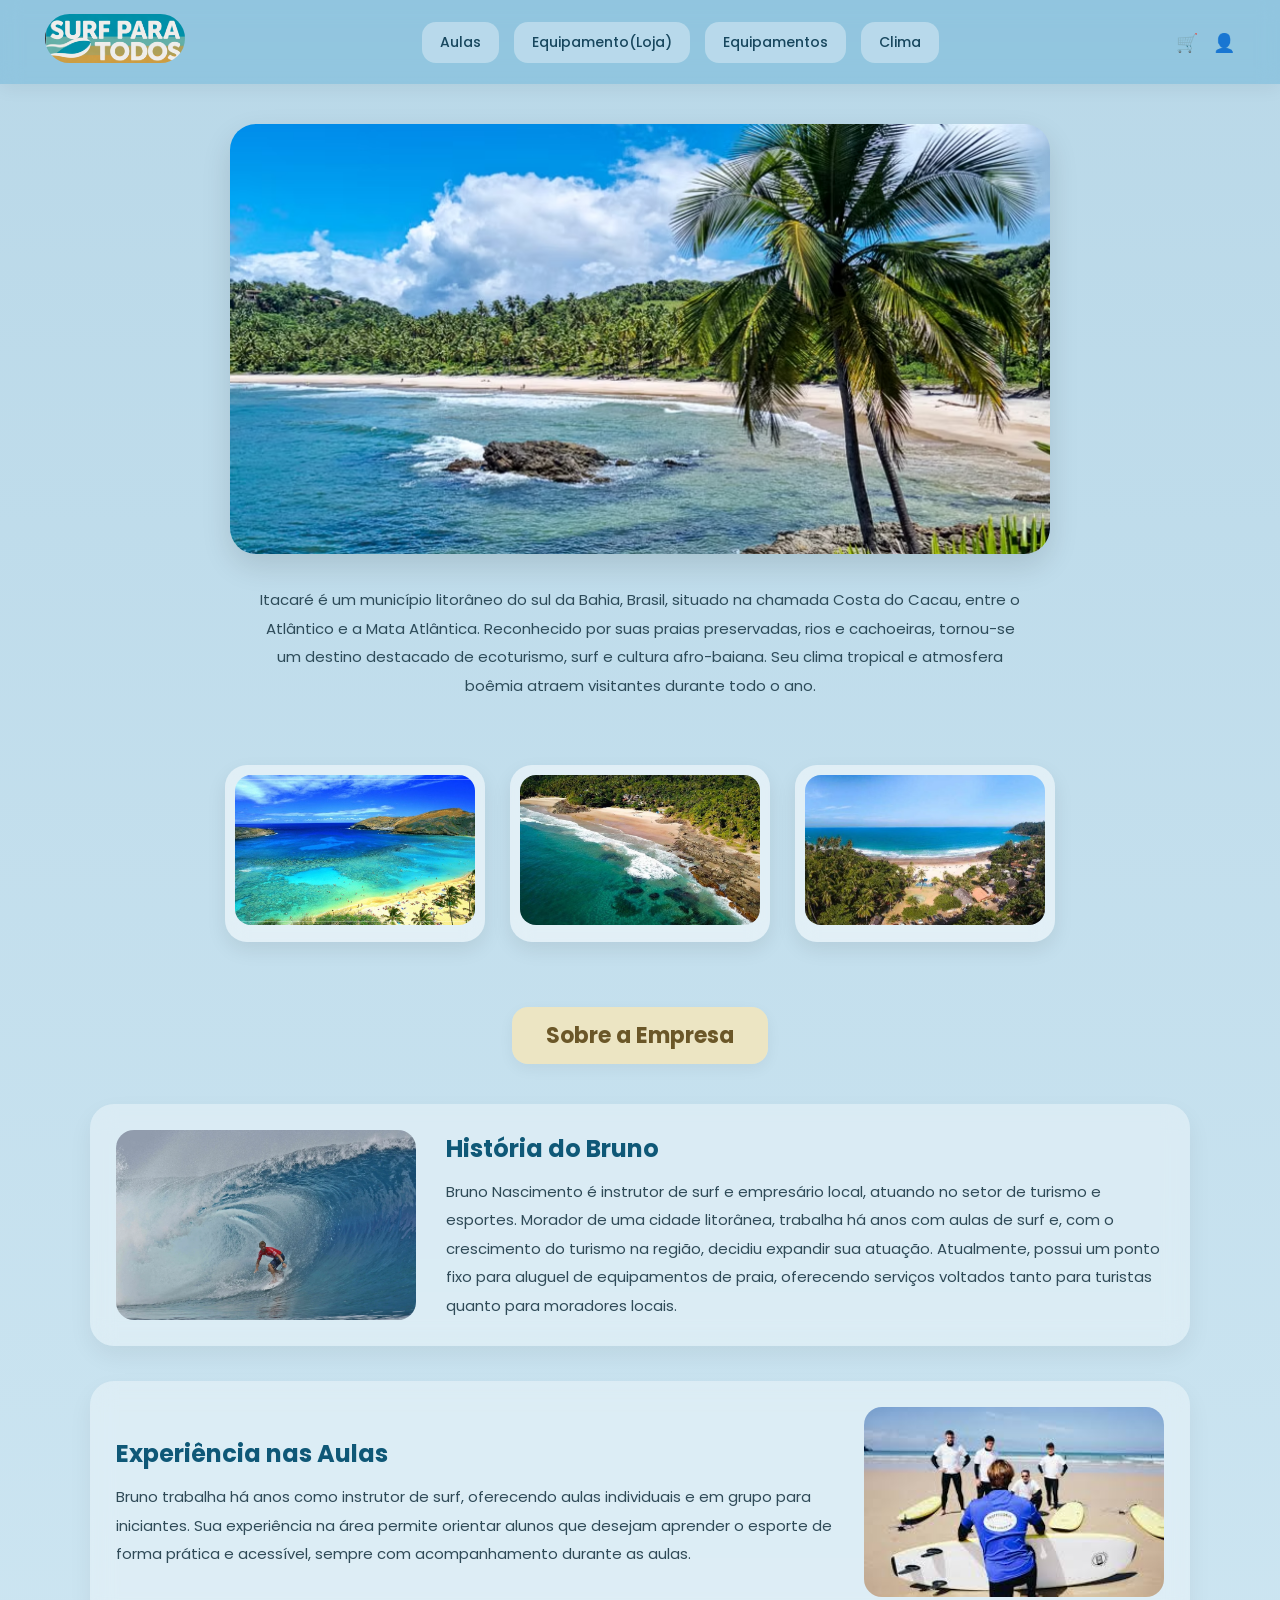
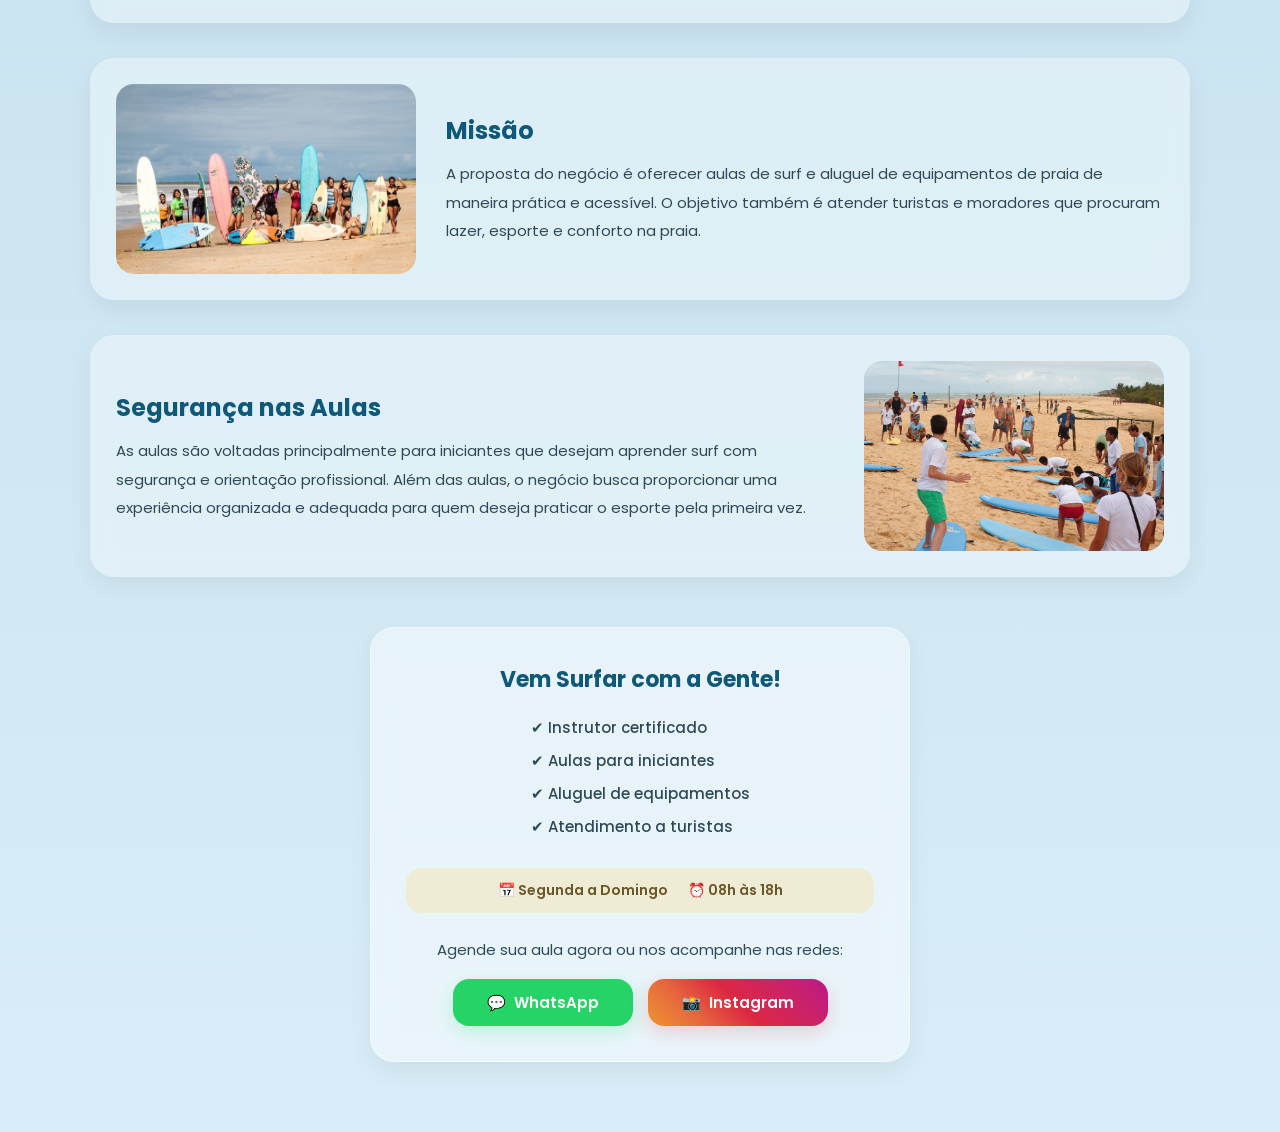
<file: surf/html/index.html>
<!DOCTYPE html>
<html lang="pt-BR">

<head>
    <meta charset="UTF-8">
    <meta name="viewport" content="width=device-width, initial-scale=1.0">

    <title>Surf Para Todos</title>

    <link rel="stylesheet" href="../css/index.css">

    <link rel="preconnect" href="https://fonts.googleapis.com">
    <link rel="preconnect" href="https://fonts.gstatic.com" crossorigin>

    <link href="https://fonts.googleapis.com/css2?family=Poppins:wght@300;400;500;600&display=swap" rel="stylesheet">
</head>

<body>

  <header>
        <div class="logo">
            <a href="index.html"><img src="../img/logo.png" alt="Surf Para Todos"></a>
        </div>
        <nav>
            <a href="aula.html">Aulas</a>
            <a href="lfisica.html">Equipamento(Loja)</a>
            <a href="equipamentod.html">Equipamentos</a>
            <a href="clima.html">Clima</a>
        </nav>
        <div class="icons">
            <a href="carrinho.html">🛒</a>
            <a href="cadastro.html">👤</a>
        </div>
    </header>

    <main>

        <section class="hero">

            <img src="../img/itacare.png" alt="praia" class="banner">

            <p>
                Itacaré é um município litorâneo do sul da Bahia, Brasil, situado na chamada Costa do Cacau, entre o Atlântico e a Mata Atlântica. Reconhecido por suas praias preservadas, rios e cachoeiras, tornou-se um destino destacado de ecoturismo, surf e cultura afro-baiana. Seu clima tropical e atmosfera boêmia atraem visitantes durante todo o ano.
            </p>

        </section>

        <section class="galeria">

            <div class="mini-card">
               <img src="../img/1.png" alt="itacare 1">
            </div>

            <div class="mini-card">
                <img src="../img/2.png" alt="itacare 2">
            </div>

            <div class="mini-card">
                <img src="../img/3.png" alt="itacare 3">
            </div>

        </section>

        <div class="titulo">
            <h2>Sobre a Empresa</h2>
        </div>

        <section class="sobre">

            <div class="card">

               <img src="../img/bruno.png" alt="bruno">

                <div class="texto">
                    <h3>História do Bruno</h3>
                    <p>
                        Bruno Nascimento é instrutor de surf e empresário local, atuando no setor de turismo e esportes. Morador de uma cidade litorânea, trabalha há anos com aulas de surf e, com o crescimento do turismo na região, decidiu expandir sua atuação. Atualmente, possui um ponto fixo para aluguel de equipamentos de praia, oferecendo serviços voltados tanto para turistas quanto para moradores locais.
                    </p>
                </div>

            </div>

            <div class="card reverse">

               <img src="../img/instrutor.png" alt="experiencia">

                <div class="texto">
                    <h3>Experiência nas Aulas</h3>
                    <p>
                       Bruno trabalha há anos como instrutor de surf, oferecendo aulas individuais e em grupo para iniciantes. Sua experiência na área permite orientar alunos que desejam aprender o esporte de forma prática e acessível, sempre com acompanhamento durante as aulas.
                    </p>
                </div>

            </div>

            <div class="card">

                <img src="../img/missao.png" alt="missao">

                <div class="texto">
                    <h3>Missão</h3>
                    <p>
                       A proposta do negócio é oferecer aulas de surf e aluguel de equipamentos de praia de maneira prática e acessível. O objetivo também é atender turistas e moradores que procuram lazer, esporte e conforto na praia.
                    </p>
                </div>

            </div>

            <div class="card reverse">

                <img src="../img/seguro.png" alt="segurança">

                <div class="texto">
                    <h3>Segurança nas Aulas</h3>
                    <p>
                         As aulas são voltadas principalmente para iniciantes que desejam aprender surf com segurança e orientação profissional. Além das aulas, o negócio busca proporcionar uma experiência organizada e adequada para quem deseja praticar o esporte pela primeira vez.
                    </p>
                </div>

            </div>

        </section>

<section class="agendamento-rapido">
            <div class="card-infos">
                <h3>Vem Surfar com a Gente!</h3>
                
                <ul class="lista-beneficios">
                    <li>✔ Instrutor certificado</li>
                    <li>✔ Aulas para iniciantes</li>
                    <li>✔ Aluguel de equipamentos</li>
                    <li>✔ Atendimento a turistas</li>
                </ul>

                <div class="horarios">
                    <p>📅 Segunda a Domingo</p>
                    <p>⏰ 08h às 18h</p>
                </div>

                <div class="chamada-wpp">
                    <p>Agende sua aula agora ou nos acompanhe nas redes:</p>
                    
                    <div class="botoes-sociais">
                        <a href="https://wa.me/5500999999999" target="_blank" class="btn-rede btn-whatsapp">
                            <span>💬</span> WhatsApp
                        </a>
                        
                        <a href="https://instagram.com/perfil_fake_surf" target="_blank" class="btn-rede btn-instagram">
                            <span>📸</span> Instagram
                        </a>
                    </div>
                </div>
            </div>
        </section>

    </main>

</body>

</html>
</file>
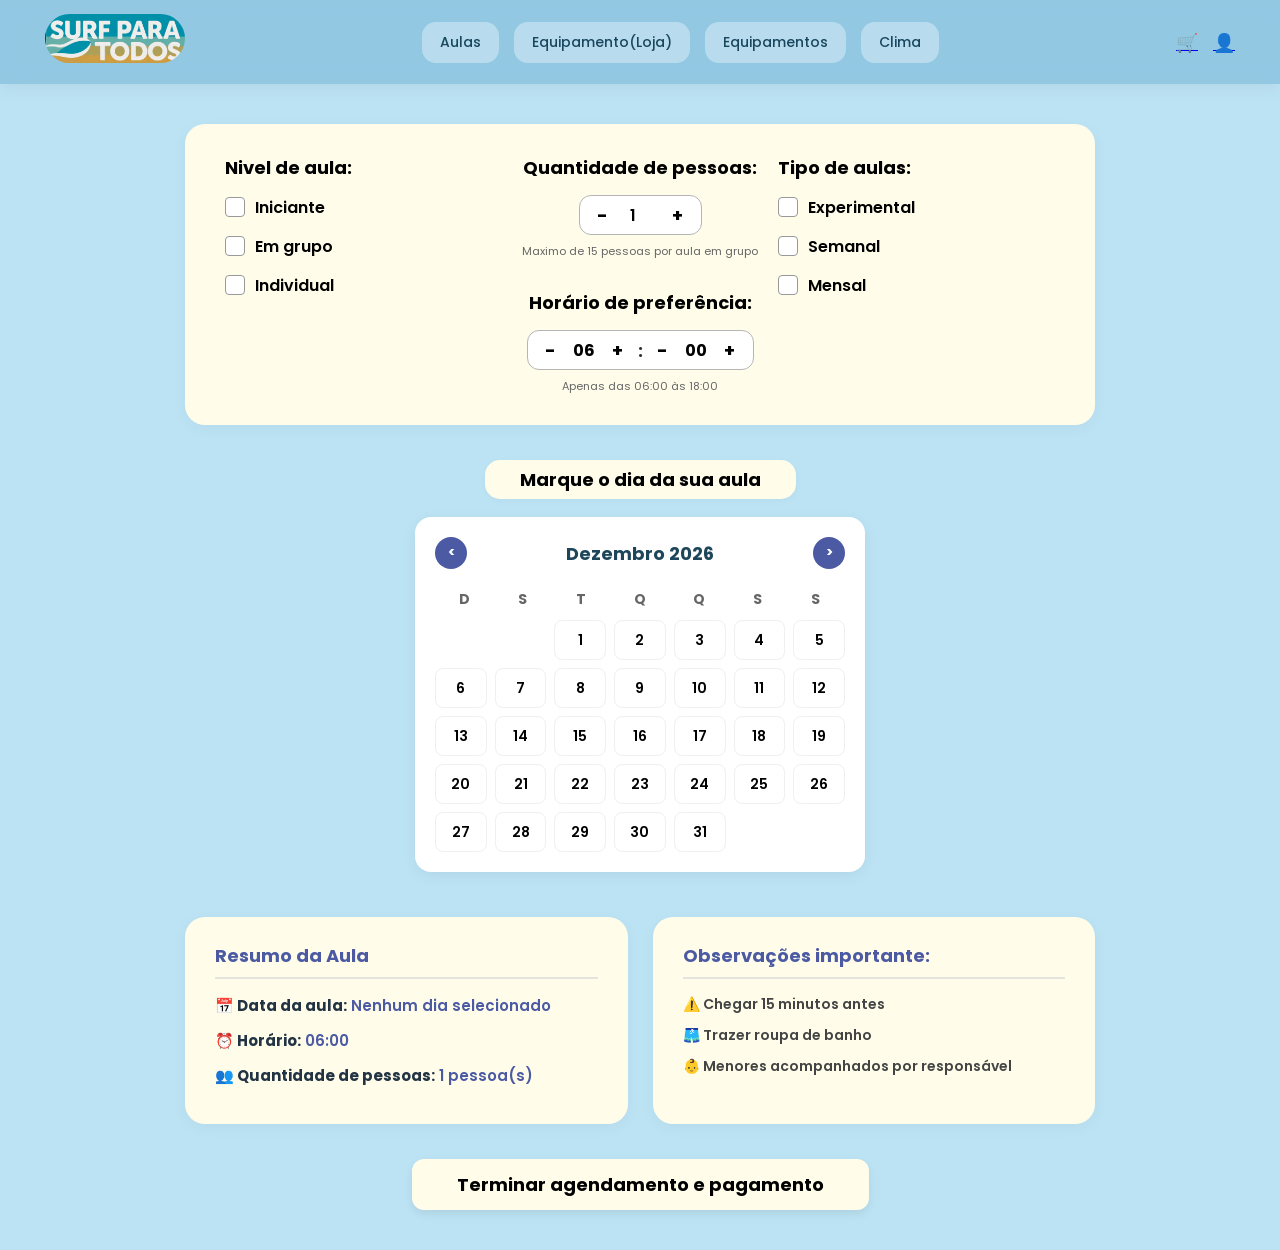
<file: surf/html/agendamento.html>
<!DOCTYPE html>
<html lang="pt-BR">

<head>
    <meta charset="UTF-8">
    <meta name="viewport" content="width=device-width, initial-scale=1.0">
    <title>Surf Para Todos - Agendamento</title>
    <link rel="stylesheet" href="../css/agendamento.css">
    <link rel="preconnect" href="https://fonts.googleapis.com">
    <link rel="preconnect" href="https://fonts.gstatic.com" crossorigin>
    <link href="https://fonts.googleapis.com/css2?family=Poppins:wght@300;400;500;600;700&display=swap" rel="stylesheet">
</head>

<body>

    <header>
        <div class="logo">
            <a href="index.html"><img src="../img/logo.png" alt="Surf Para Todos"></a>
        </div>
        <nav>
            <a href="aula.html">Aulas</a>
            <a href="lfisica.html">Equipamento(Loja)</a>
            <a href="equipamentod.html">Equipamentos</a>
            <a href="clima.html">Clima</a>
        </nav>
        <div class="icons">
            <a href="carrinho.html">🛒</a>
            <a href="cadastro.html">👤</a>
        </div>
    </header>

    <main>
        <form action="cagenda.html" method="GET" class="form-agendamento" id="surfForm">
            
            <div class="painel-opcoes">
                
                <div class="grupo-opcao">
                    <h3>Nivel de aula:</h3>
                    <label class="container-checkbox">
                        <input type="checkbox" name="nivel" value="iniciante" id="check-iniciante">
                        <span class="custom-box"></span> Iniciante
                    </label>
                    <label class="container-checkbox">
                        <input type="checkbox" name="nivel" value="grupo" id="check-grupo">
                        <span class="custom-box"></span> Em grupo
                    </label>
                    <label class="container-checkbox">
                        <input type="checkbox" name="nivel" value="individual" id="check-individual">
                        <span class="custom-box"></span> Individual
                    </label>
                </div>

                <div class="grupo-opcao centralizado">
                    <h3>Quantidade de pessoas:</h3>
                    <div class="contador">
                        <button type="button" onclick="alterarContador('qtd-pessoas', -1)">-</button>
                        <input type="number" id="qtd-pessoas" name="quantidade" value="1" min="1" max="15" readonly>
                        <button type="button" onclick="alterarContador('qtd-pessoas', 1)">+</button>
                    </div>
                    <span class="sub-aviso">Maximo de 15 pessoas por aula em grupo</span>

                    <h3 class="margin-top-obs">Horário de preferência:</h3>
                    <div class="seletor-horario-duplo">
                        <div class="contador-mini">
                            <button type="button" onclick="alterarHora(-1)">-</button>
                            <span id="hora-txt">06</span>
                            <button type="button" onclick="alterarHora(1)">+</button>
                        </div>
                        <span class="dois-pontos">:</span>
                        <div class="contador-mini">
                            <button type="button" onclick="alterarMinutos(-15)">-</button>
                            <span id="min-txt">00</span>
                            <button type="button" onclick="alterarMinutos(15)">+</button>
                        </div>
                    </div>
                    <span class="sub-aviso">Apenas das 06:00 às 18:00</span>
                    
                    <input type="hidden" name="hora" id="hidden-hora" value="06">
                    <input type="hidden" name="minuto" id="hidden-minuto" value="00">
                </div>

                <div class="grupo-opcao">
                    <h3>Tipo de aulas:</h3>
                    <label class="container-checkbox">
                        <input type="checkbox" name="tipo" value="experimental" id="check-experimental">
                        <span class="custom-box"></span> Experimental
                    </label>
                    <label class="container-checkbox">
                        <input type="checkbox" name="tipo" value="semanal" id="check-semanal">
                        <span class="custom-box"></span> Semanal
                    </label>
                    <label class="container-checkbox">
                        <input type="checkbox" name="tipo" value="mensal" id="check-mensal">
                        <span class="custom-box"></span> Mensal
                    </label>
                </div>

            </div>

            <div class="secao-calendario">
                <div class="titulo-calendario">Marque o dia da sua aula</div>
                
                <div class="calendario-container">
                    <div class="calendario-header">
                        <button type="button" id="btn-prev-mes">&lt;</button>
                        <h4 id="mes-ano-titulo">Maio 2026</h4>
                        <button type="button" id="btn-next-mes">&gt;</button>
                    </div>
                    <div class="calendario-dias-semana">
                        <div>D</div><div>S</div><div>T</div><div>Q</div><div>Q</div><div>S</div><div>S</div>
                    </div>
                    <div class="calendario-grade-dias" id="grade-dias"></div>
                </div>
            </div>

            <div class="painel-resumo-obs">
                <div class="bloco-resumo">
                    <h3>Resumo da Aula</h3>
                    <p><strong>📅 Data da aula:</strong> <span id="resumo-data">Nenhum dia selecionado</span></p>
                    <p><strong>⏰ Horário:</strong> <span id="resumo-horario">06:00</span></p>
                    <p><strong>👥 Quantidade de pessoas:</strong> <span id="resumo-qtd">1 pessoa(s)</span></p>
                </div>
                
                <div class="bloco-observacoes">
                    <h3>Observações importante:</h3>
                    <ul>
                        <li>⚠️ Chegar 15 minutos antes</li>
                        <li>🩳 Trazer roupa de banho</li>
                        <li>👶 Menores acompanhados por responsável</li>
                    </ul>
                </div>
            </div>

            <input type="hidden" name="data_selecionada" id="data_selecionada">

            <button type="submit" class="btn-terminar">Terminar agendamento e pagamento</button>

        </form>
    </main>

    <script>
        // --- AUTO-PREENCHIMENTO DOS CHECKS VIA URL ---
        function preencherDadosPelaURL() {
            const params = new URLSearchParams(window.location.search);
            const modalidade = params.get('modalidade');
            const plano = params.get('plano');

            if (modalidade === 'iniciante') document.getElementById('check-iniciante').checked = true;
            if (modalidade === 'grupo') document.getElementById('check-grupo').checked = true;
            if (modalidade === 'individual') document.getElementById('check-individual').checked = true;

            if (plano === 'experimental') document.getElementById('check-experimental').checked = true;
            if (plano === 'semanal') document.getElementById('check-semanal').checked = true;
            if (plano === 'mensal' || plano === 'ate15') document.getElementById('check-mensal').checked = true;
        }

        // --- ATUALIZAÇÃO DO PAINEL DE RESUMO ---
        function atualizarResumo() {
            const qtd = document.getElementById('qtd-pessoas').value;
            const hora = document.getElementById('hora-txt').innerText;
            const min = document.getElementById('min-txt').innerText;
            const dataSel = document.getElementById('data_selecionada').value;

            document.getElementById('resumo-qtd').innerText = `${qtd} pessoa(s)`;
            document.getElementById('resumo-horario').innerText = `${hora}:${min}`;
            
            if (dataSel) {
                document.getElementById('resumo-data').innerText = dataSel;
            }
        }

        // --- CONTADOR DE PESSOAS ---
        function alterarContador(id, valor) {
            const input = document.getElementById(id);
            let atual = parseInt(input.value);
            atual += valor;
            if (atual >= parseInt(input.min) && atual <= parseInt(input.max)) {
                input.value = atual;
                atualizarResumo();
            }
        }

        // --- CONTADOR DE HORAS (06 ÀS 18) ---
        let horaAtual = 6;
        function alterarHora(valor) {
            horaAtual += valor;
            if (horaAtual < 6) horaAtual = 18;
            if (horaAtual > 18) horaAtual = 6;
            const horaFormatada = horaAtual.toString().padStart(2, '0');
            document.getElementById('hora-txt').innerText = horaFormatada;
            document.getElementById('hidden-hora').value = horaFormatada;
            atualizarResumo();
        }

        // --- CONTADOR DE MINUTOS (00, 15, 30, 45) ---
        let minutoAtual = 0;
        function alterarMinutos(valor) {
            minutoAtual += valor;
            if (minutoAtual < 0) minutoAtual = 45;
            if (minutoAtual > 45) minutoAtual = 0;
            const minutoFormatado = minutoAtual.toString().padStart(2, '0');
            document.getElementById('min-txt').innerText = minutoFormatado;
            document.getElementById('hidden-minuto').value = minutoFormatado;
            atualizarResumo();
        }

        // --- ESTRUTURA DO CALENDÁRIO CLICÁVEL ---
        const meses_nomes = ['Janeiro', 'Fevereiro', 'Março', 'Abril', 'Maio', 'Junho', 'Julho', 'Agosto', 'Setembro', 'Outubro', 'Novembro', 'Dezembro'];
        let dataAtual = new Date();
        let mesExibido = dataAtual.getMonth();
        let anoExibido = dataAtual.getFullYear();
        let diaSelecionadoElemento = null;

        function renderizarCalendario() {
            const gradeDias = document.getElementById('grade-dias');
            const tituloMesAno = document.getElementById('mes-ano-titulo');
            
            gradeDias.innerHTML = ''; 
            tituloMesAno.innerText = `${meses_nomes[mesExibido]} ${anoExibido}`;

            const primeiroDiaSemana = new Date(anoExibido, mesExibido, 1).getDay();
            const totalDiasMes = new Date(anoExibido, mesExibido + 1, 0).getDate();

            for (let i = 0; i < primeiroDiaSemana; i++) {
                const vazio = document.createElement('div');
                vazio.classList.add('dia-vazio');
                gradeDias.appendChild(vazio);
            }

            for (let dia = 1; dia <= totalDiasMes; dia++) {
                const divDia = document.createElement('div');
                divDia.classList.add('dia-calendario');
                divDia.innerText = dia;

                divDia.addEventListener('click', function() {
                    if (diaSelecionadoElemento) {
                        diaSelecionadoElemento.classList.remove('selecionado');
                    }
                    divDia.classList.add('selecionado');
                    diaSelecionadoElemento = divDia;

                    document.getElementById('data_selecionada').value = `${dia.toString().padStart(2,'0')}/${(mesExibido+1).toString().padStart(2,'0')}/${anoExibido}`;
                    atualizarResumo();
                });

                gradeDias.appendChild(divDia);
            }
        }

        // Navegação dos meses
        document.getElementById('btn-prev-mes').addEventListener('click', () => {
            mesExibido--;
            if (mesExibido < 0) { mesExibido = 11; anoExibido--; }
            renderizarCalendario();
        });

        document.getElementById('btn-next-mes').addEventListener('click', () => {
            mesExibido++;
            if (mesExibido > 11) { mesExibido = 0; anoExibido++; }
            renderizarCalendario();
        });

        // Inicialização geral ao abrir a página
        window.onload = function() {
            preencherDadosPelaURL();
            renderizarCalendario();
            atualizarResumo();
        };
    </script>

</body>
</html>
</file>
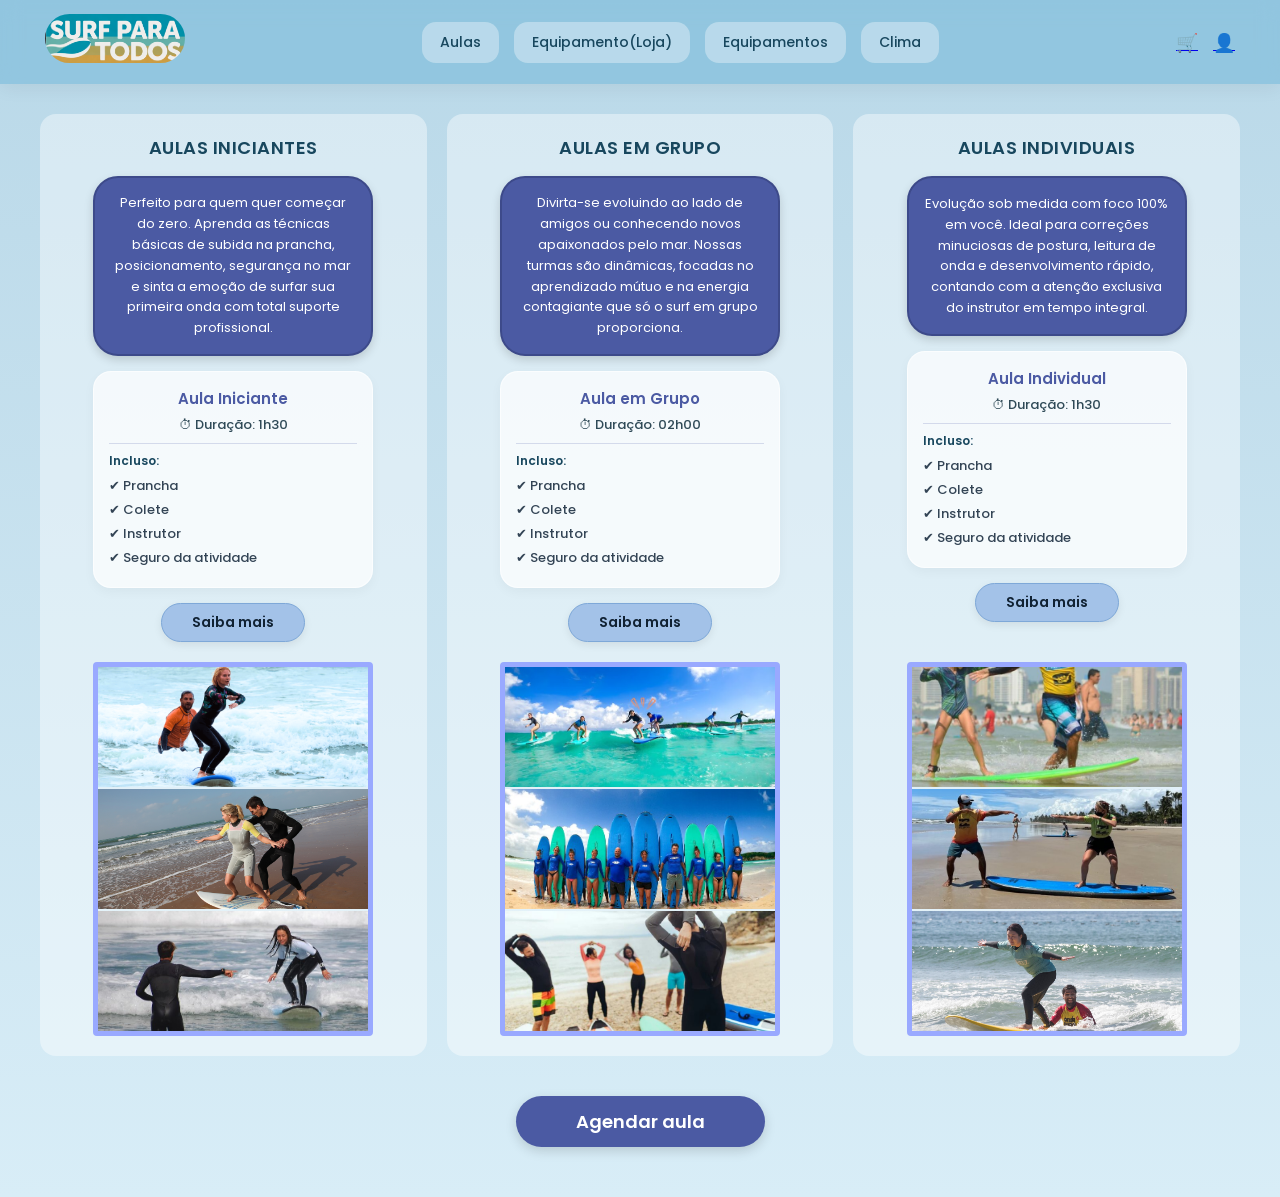
<file: surf/html/aula.html>
<!DOCTYPE html>
<html lang="pt-BR">

<head>
    <meta charset="UTF-8">
    <meta name="viewport" content="width=device-width, initial-scale=1.0">
    <title>Surf Para Todos - Aulas</title>
    
    <link rel="stylesheet" href="../css/aula.css">

    <link rel="preconnect" href="https://fonts.googleapis.com">
    <link rel="preconnect" href="https://fonts.gstatic.com" crossorigin>
    <link href="https://fonts.googleapis.com/css2?family=Poppins:wght@300;400;500;600;700&display=swap" rel="stylesheet">
</head>

<body>

 <header>
        <div class="logo">
            <a href="index.html"><img src="../img/logo.png" alt="Surf Para Todos"></a>
        </div>
        <nav>
            <a href="aula.html">Aulas</a>
            <a href="lfisica.html">Equipamento(Loja)</a>
            <a href="equipamentod.html">Equipamentos</a>
            <a href="clima.html">Clima</a>
        </nav>
        <div class="icons">
            <a href="carrinho.html">🛒</a>
            <a href="cadastro.html">👤</a>
        </div>
    </header>

    <main>
        <div class="container-colunas">
            
            <div class="coluna">
                <div class="coluna-titulo">Aulas iniciantes</div>
                
                <div class="caixa-destaque-texto">
                    <p class="desc-aula-principal">
                        Perfeito para quem quer começar do zero. Aprenda as técnicas básicas de subida na prancha, posicionamento, segurança no mar e sinta a emoção de surfar sua primeira onda com total suporte profissional.
                    </p>
                </div>

                <div class="mini-card-info">
                    <h4>Aula Iniciante</h4>
                    <p class="duracao">⏱ Duração: 1h30</p>
                    <hr>
                    <h5>Incluso:</h5>
                    <ul class="lista-inclusos">
                        <li>✔ Prancha</li>
                        <li>✔ Colete</li>
                        <li>✔ Instrutor</li>
                        <li>✔ Seguro da atividade</li>
                    </ul>
                </div>
                
                <button class="btn-saiba-mais" onclick="openPlansModal('modal-ini')">Saiba mais</button>

                <div class="galeria-fotos">
                    <img src="../img/ini1.png" alt="Aula iniciante 1">
                    <img src="../img/ini2.png" alt="Aula iniciante 2">
                    <img src="../img/ini3.png" alt="Aula iniciante 3">
                </div>
            </div>

            <div class="coluna">
                <div class="coluna-titulo">Aulas em grupo</div>
                
                <div class="caixa-destaque-texto">
                    <p class="desc-aula-principal">
                        Divirta-se evoluindo ao lado de amigos ou conhecendo novos apaixonados pelo mar. Nossas turmas são dinâmicas, focadas no aprendizado mútuo e na energia contagiante que só o surf em grupo proporciona.
                    </p>
                </div>

                <div class="mini-card-info">
                    <h4>Aula em Grupo</h4>
                    <p class="duracao">⏱ Duração: 02h00</p>
                    <hr>
                    <h5>Incluso:</h5>
                    <ul class="lista-inclusos">
                        <li>✔ Prancha</li>
                        <li>✔ Colete</li>
                        <li>✔ Instrutor</li>
                        <li>✔ Seguro da atividade</li>
                    </ul>
                </div>
                
                <button class="btn-saiba-mais" onclick="openPlansModal('modal-gru')">Saiba mais</button>

                <div class="galeria-fotos">
                    <img src="../img/gru1.png" alt="Aula em grupo 1">
                    <img src="../img/gru2.png" alt="Aula em grupo 2">
                    <img src="../img/gru3.png" alt="Aula em grupo 3">
                </div>
            </div>

            <div class="coluna">
                <div class="coluna-titulo">Aulas individuais</div>
                
                <div class="caixa-destaque-texto">
                    <p class="desc-aula-principal">
                        Evolução sob medida com foco 100% em você. Ideal para correções minuciosas de postura, leitura de onda e desenvolvimento rápido, contando com a atenção exclusiva do instrutor em tempo integral.
                    </p>
                </div>

                <div class="mini-card-info">
                    <h4>Aula Individual</h4>
                    <p class="duracao">⏱ Duração: 1h30</p>
                    <hr>
                    <h5>Incluso:</h5>
                    <ul class="lista-inclusos">
                        <li>✔ Prancha</li>
                        <li>✔ Colete</li>
                        <li>✔ Instrutor</li>
                        <li>✔ Seguro da atividade</li>
                    </ul>
                </div>
                
                <button class="btn-saiba-mais" onclick="openPlansModal('modal-indi')">Saiba mais</button>

                <div class="galeria-fotos">
                    <img src="../img/indi1.png" alt="Aula individual 1">
                    <img src="../img/indi2.png" alt="Aula individual 2">
                    <img src="../img/indi3.png" alt="Aula individual 3">
                </div>
            </div>

        </div>

        <a href="agendamento.html" class="btn-agendar">Agendar aula</a>
    </main>

    <dialog id="modal-ini" class="modal-planos">
        <div class="modal-content">
            <button class="btn-close" onclick="closePlansModal('modal-ini')">&times;</button>
            <h3>Planos - Iniciantes</h3>
            <div class="lista-planos-popup">
                <div class="item-plano-popup">
                    <div class="texto-plano">
                        <h4>Aula Experimental</h4>
                        <span class="preco-popup">70$</span>
                    </div>
                    <a href="agendamento.html?modalidade=iniciante&plano=experimental" class="btn-escolher-plano">Escolher</a>
                </div>
                <div class="item-plano-popup">
                    <div class="texto-plano">
                        <h4>Aulas Semanais</h4>
                        <span class="preco-popup">200$</span>
                    </div>
                    <a href="agendamento.html?modalidade=iniciante&plano=semanal" class="btn-escolher-plano">Escolher</a>
                </div>
                <div class="item-plano-popup">
                    <div class="texto-plano">
                        <h4>Aulas Mensalmente</h4>
                        <span class="preco-popup">500$</span>
                    </div>
                    <a href="agendamento.html?modalidade=iniciante&plano=mensal" class="btn-escolher-plano">Escolher</a>
                </div>
            </div>
        </div>
    </dialog>

    <dialog id="modal-gru" class="modal-planos">
        <div class="modal-content">
            <button class="btn-close" onclick="closePlansModal('modal-gru')">&times;</button>
            <h3>Planos - Em Grupo</h3>
            <div class="lista-planos-popup">
                <div class="item-plano-popup">
                    <div class="texto-plano">
                        <h4>Até 15 pessoas</h4>
                        <span class="preco-popup subtext-pop">50$ por pessoa</span>
                    </div>
                    <a href="agendamento.html?modalidade=grupo&plano=ate15" class="btn-escolher-plano">Escolher</a>
                </div>
                <div class="item-plano-popup">
                    <div class="texto-plano">
                        <h4>Aulas Semanais</h4>
                        <span class="preco-popup subtext-pop">200$ até 3 pessoas</span>
                    </div>
                    <a href="agendamento.html?modalidade=grupo&plano=semanal" class="btn-escolher-plano">Escolher</a>
                </div>
                <div class="item-plano-popup">
                    <div class="texto-plano">
                        <h4>Aulas Mensalmente</h4>
                        <span class="preco-popup subtext-pop">500$ até 2 pessoas</span>
                    </div>
                    <a href="agendamento.html?modalidade=grupo&plano=mensal" class="btn-escolher-plano">Escolher</a>
                </div>
            </div>
        </div>
    </dialog>

    <dialog id="modal-indi" class="modal-planos">
        <div class="modal-content">
            <button class="btn-close" onclick="closePlansModal('modal-indi')">&times;</button>
            <h3>Planos - Individuais</h3>
            <div class="lista-planos-popup">
                <div class="item-plano-popup">
                    <div class="texto-plano">
                        <h4>Aula Experimental</h4>
                        <span class="preco-popup">50$</span>
                    </div>
                    <a href="agendamento.html?modalidade=individual&plano=experimental" class="btn-escolher-plano">Escolher</a>
                </div>
                <div class="item-plano-popup">
                    <div class="texto-plano">
                        <h4>Aulas Semanais</h4>
                        <span class="preco-popup">100$</span>
                    </div>
                    <a href="agendamento.html?modalidade=individual&plano=semanal" class="btn-escolher-plano">Escolher</a>
                </div>
                <div class="item-plano-popup">
                    <div class="texto-plano">
                        <h4>Aulas Mensalmente</h4>
                        <span class="preco-popup">300$</span>
                    </div>
                    <a href="agendamento.html?modalidade=individual&plano=mensal" class="btn-escolher-plano">Escolher</a>
                </div>
            </div>
        </div>
    </dialog>

    <script>
        function openPlansModal(id) {
            const currentModal = document.getElementById(id);
            if(currentModal) currentModal.showModal();
        }

        function closePlansModal(id) {
            const currentModal = document.getElementById(id);
            if(currentModal) currentModal.close();
        }

        document.querySelectorAll('.modal-planos').forEach(pModal => {
            pModal.addEventListener('click', (e) => {
                if (e.target === pModal) pModal.close();
            });
        });
    </script>

</body>
</html>
</file>
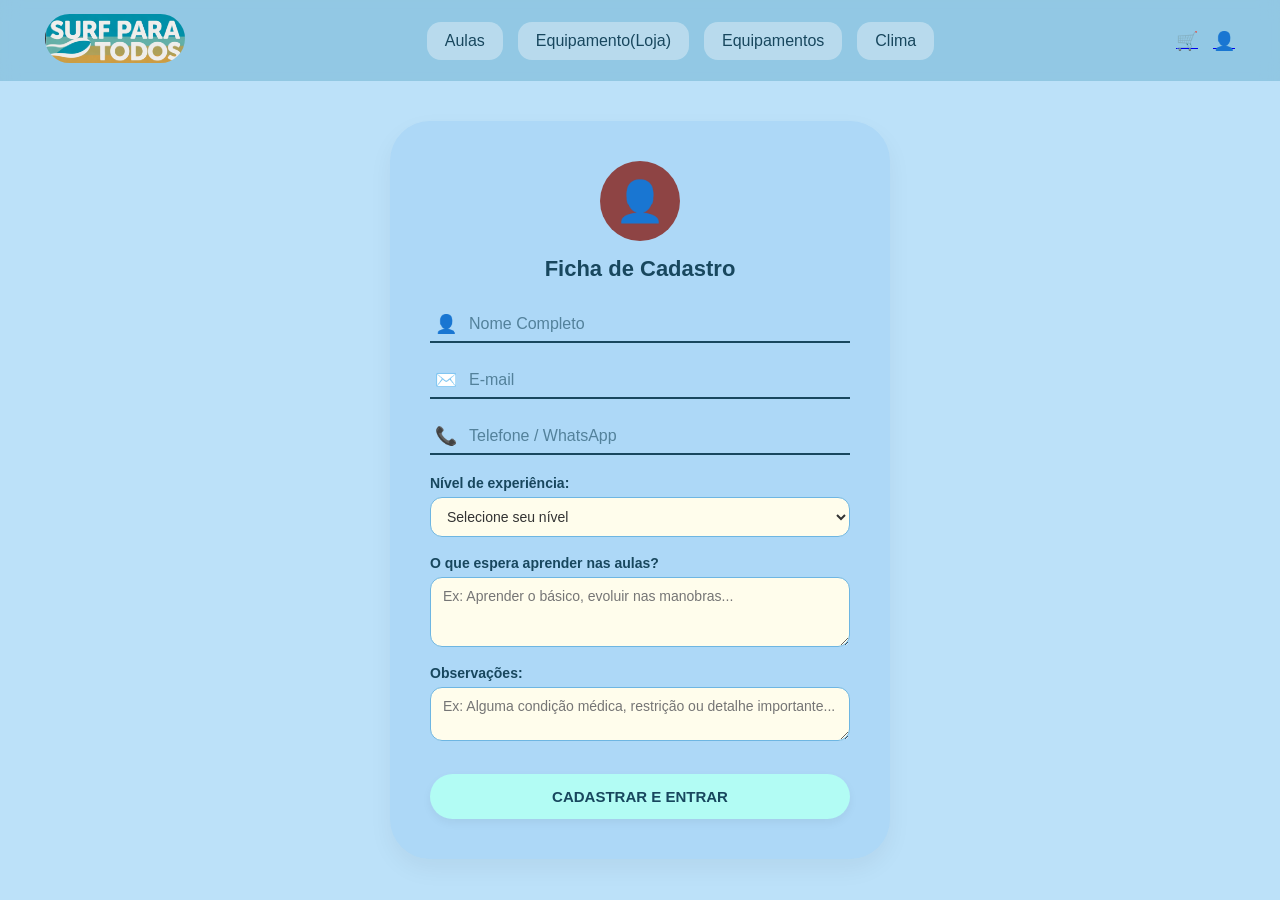
<file: surf/html/cadastro.html>
<!DOCTYPE html>
<html lang="pt-BR">
<head>
    <meta charset="UTF-8">
    <meta name="viewport" content="width=device-width, initial-scale=1.0">
    <title>Cadastro - Surf Para Todos</title>
    <link rel="stylesheet" href="../css/cadastro.css">
</head>
<body>

    <header>
        <div class="logo">
            <a href="index.html"><img src="../img/logo.png" alt="Surf Para Todos"></a>
        </div>
        <nav>
            <a href="aula.html">Aulas</a>
            <a href="lfisica.html">Equipamento(Loja)</a>
            <a href="equipamentod.html">Equipamentos</a>
            <a href="clima.html">Clima</a>
        </nav>
        <div class="icons">
            <a href="carrinho.html">🛒</a>
            <a href="cadastro.html">👤</a>
        </div>
    </header>

    <main class="login-container">
        <div class="login-box">
            <div class="user-icon">👤</div>
            <h2>Ficha de Cadastro</h2>
            
            <form id="loginForm">
                <div class="input-group">
                    <span>👤</span>
                    <input type="text" id="nome" placeholder="Nome Completo" required>
                </div>

                <div class="input-group">
                    <span>✉️</span>
                    <input type="email" id="email" placeholder="E-mail" required>
                </div>

                <div class="input-group">
                    <span>📞</span>
                    <input type="tel" id="telefone" placeholder="Telefone / WhatsApp" required>
                </div>

                <div class="select-group">
                    <label for="nivel">Nível de experiência:</label>
                    <select id="nivel" required>
                        <option value="" disabled selected>Selecione seu nível</option>
                        <option value="nunca">Nunca pratiquei surf antes (Iniciante)</option>
                        <option value="basico">Consigo ficar de pé na prancha (Intermediário)</option>
                        <option value="avancado">Já pego ondas com autonomia (Avançado)</option>
                    </select>
                </div>

                <div class="textarea-group">
                    <label for="expectativa">O que espera aprender nas aulas?</label>
                    <textarea id="expectativa" rows="3" placeholder="Ex: Aprender o básico, evoluir nas manobras..." required></textarea>
                </div>

                <div class="textarea-group">
                    <label for="observacoes">Observações:</label>
                    <textarea id="observacoes" rows="2" placeholder="Ex: Alguma condição médica, restrição ou detalhe importante..."></textarea>
                </div>

                <button type="submit" class="btn-login">Cadastrar e Entrar</button>
            </form>
        </div>
    </main>

    <script>
        document.getElementById('loginForm').addEventListener('submit', function(e) {
            e.preventDefault(); 
            
            alert('Cadastro realizado com sucesso!');
            
            // Redireciona para a página do usuário
            window.location.href = 'usuario.html';
        });
    </script>
</body>
</html>
</file>
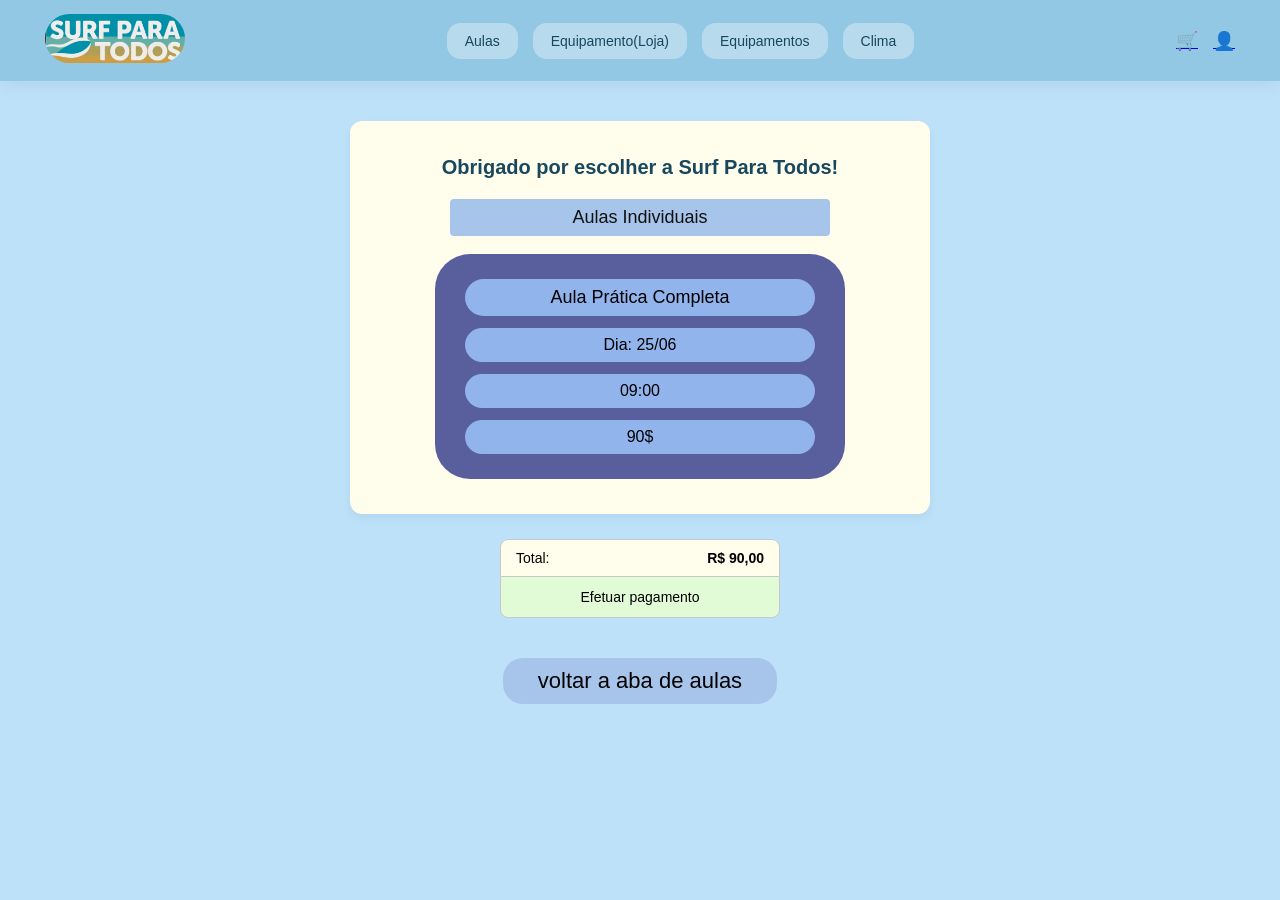
<file: surf/html/cagenda.html>
<!DOCTYPE html>
<html lang="pt-BR">
<head>
    <meta charset="UTF-8">
    <meta name="viewport" content="width=device-width, initial-scale=1.0">
    <title>Surf Para Todos - Confirmação de Agendamento</title>
    <link rel="stylesheet" href="../css/cagenda.css">
</head>
<body>

    <header>
        <div class="logo">
            <a href="index.html"><img src="../img/logo.png" alt="Surf Para Todos"></a>
        </div>
        <nav>
            <a href="aula.html">Aulas</a>
            <a href="lfisica.html">Equipamento(Loja)</a>
            <a href="equipamentod.html">Equipamentos</a>
            <a href="clima.html">Clima</a>
        </nav>
        <div class="icons">
            <a href="carrinho.html">🛒</a>
            <a href="cadastro.html">👤</a>
        </div>
    </header>

    <main class="main-container">
        
        <div class="ticket-box">
            <h2 class="agradecimento-titulo">Obrigado por escolher a Surf Para Todos!</h2>

            <div class="category-title-bar" id="confirm-nivel">
                Aulas Individuais
            </div>

            <div class="details-card">
                <div class="info-field title-field" id="confirm-tipo">Aula Prática Completa</div>
                <div class="info-field" id="confirm-dia">Dia: 25/06</div>
                <div class="info-field" id="confirm-horario">09:00</div>
                <div class="info-field" id="confirm-preco">90$</div>
            </div>
        </div>

        <div class="checkout-container">
            <div class="total-row">
                <span class="total-label">Total:</span>
                <span class="total-value" id="confirm-total">R$ 90,00</span>
            </div>
            <button class="pay-btn" onclick="abrirPopupPagamento()">Efetuar pagamento</button>
        </div>

        <div class="return-container">
            <a href="aula.html" class="return-link">voltar a aba de aulas</a>
        </div>
    </main>

    <div class="modal-overlay" id="payment-modal">
        
        <div class="modal-lilas-container">
            
            <div class="modal-card">
                <h2>Seu pagamento já foi aprovado!</h2>
                <p>Numero do pedido: <strong id="pop-pedido">#SRF-92847156-BR</strong></p>
            </div>

            <div class="modal-card">
                <h3 id="pop-parcelas">Você pagou R$ 90,00 à vista</h3>
                <p>Na fatura do seu cartão, o pagamento aparecerá como: Surf para todos</p>
            </div>

            <div class="modal-card">
                <p>Data prevista para a aula é do dia <strong id="pop-data">25/06</strong> às <strong id="pop-hora">09:00</strong></p>
            </div>

            <button class="close-modal-btn" onclick="fecharPopupPagamento()">Voltar para Aulas</button>

        </div>

    </div>

    <script>
        let dataAula = "25/06";
        let horaAula = "09:00";
        let valorGlobal = 90;

        window.onload = function() {
            const params = new URLSearchParams(window.location.search);
            
            const nivel = params.get('nivel');
            if (nivel) {
                let textoNivel = "Aulas Individuais";
                if (nivel === "iniciante") textoNivel = "Aulas para Iniciantes";
                if (nivel === "grupo") textoNivel = "Aulas em Grupo";
                if (nivel === "individual") textoNivel = "Aulas Individuais";
                document.getElementById('confirm-nivel').innerText = textoNivel;
            }

            const tipo = params.get('tipo');
            if (tipo) {
                let textoTipo = "aula experimental";
                if (tipo === "experimental") textoTipo = "aula experimental";
                if (tipo === "semanal") textoTipo = "plano semanal";
                if (tipo === "mensal") textoTipo = "plano mensal";
                document.getElementById('confirm-tipo').innerText = textoTipo;
            }

            const data = params.get('data');
            if (data) {
                dataAula = decodeURIComponent(data);
                document.getElementById('confirm-dia').innerText = "Dia: " + dataAula;
            }

            const horario = params.get('horario');
            if (horario) {
                horaAula = decodeURIComponent(horario);
                document.getElementById('confirm-horario').innerText = horaAula;
            }

            if (tipo) {
                let valorCard = "50$";
                let valorTotal = "R$ 50,00";
                valorGlobal = 50;

                if (tipo === "semanal") {
                    valorCard = "180$";
                    valorTotal = "R$ 180,00";
                    valorGlobal = 180;
                } else if (tipo === "mensal") {
                    valorCard = "600$";
                    valorTotal = "R$ 600,00";
                    valorGlobal = 600;
                }

                document.getElementById('confirm-preco').innerText = valorCard;
                document.getElementById('confirm-total').innerText = valorTotal;
            }
        };

        function abrirPopupPagamento() {
            const params = new URLSearchParams(window.location.search);
            
            if(params.toString() !== "") {
                const numeroAleatorio = Math.floor(1000000 + Math.random() * 9000000);
                document.getElementById('pop-pedido').innerText = `#SRF-${numeroAleatorio}-BR`;

                const popParcelas = document.getElementById('pop-parcelas');
                if (valorGlobal === 600) {
                    popParcelas.innerText = `Você pagou em 2x R$ 300,00`;
                } else if (valorGlobal === 180) {
                    popParcelas.innerText = `Você pagou em 1x R$ 180,00`;
                } else {
                    popParcelas.innerText = `Você pagou R$ 50,00 à vista`;
                }
                
                document.getElementById('pop-data').innerText = dataAula;
                document.getElementById('pop-hora').innerText = horaAula;
            }

            document.getElementById('payment-modal').classList.add('active');
        }

        function fecharPopupPagamento() {
            document.getElementById('payment-modal').classList.remove('active');
            window.location.href = 'aula.html';
        }
    </script>

</body>
</html>
</file>
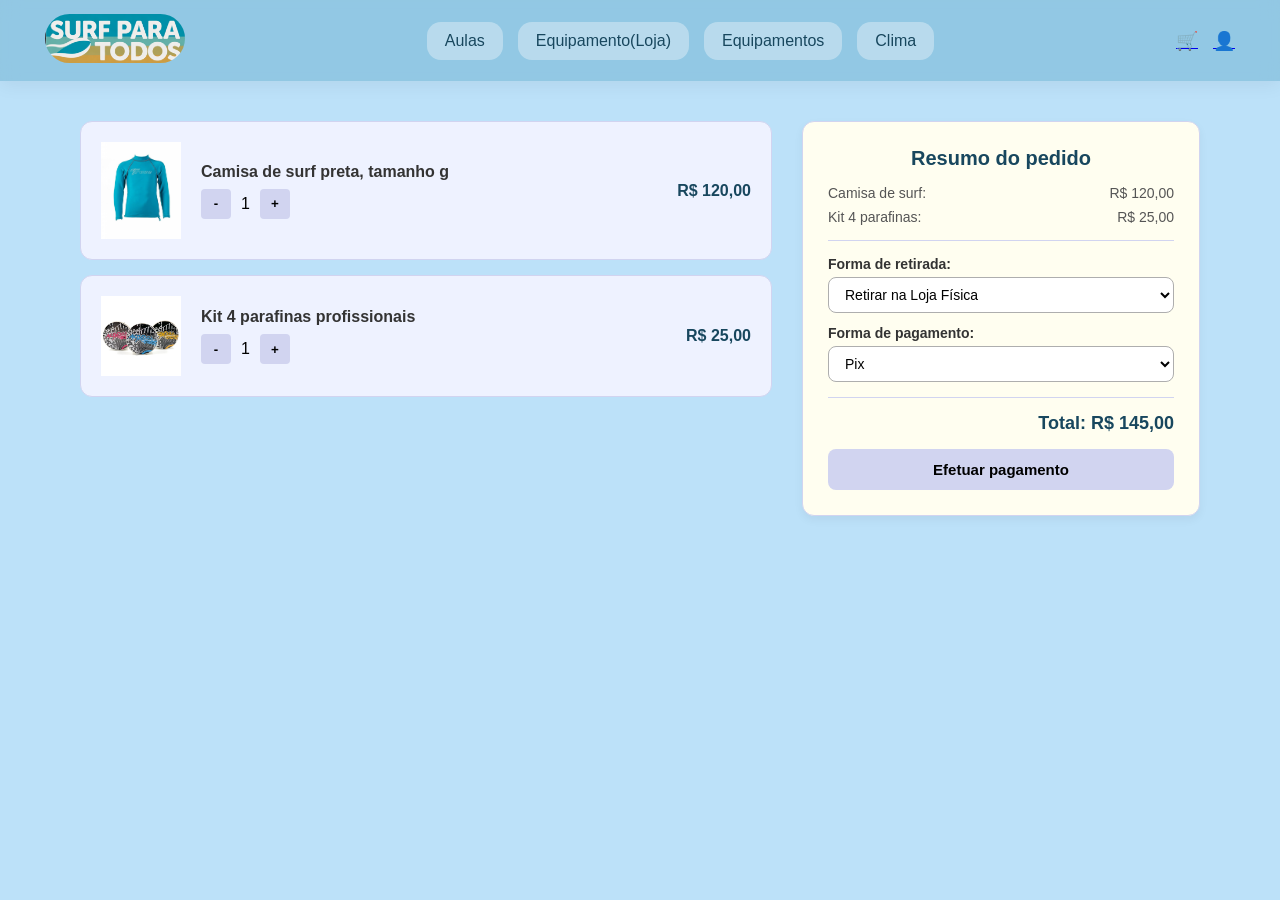
<file: surf/html/carrinho.html>
<!DOCTYPE html>
<html lang="pt-BR">
<head>
    <meta charset="UTF-8">
    <meta name="viewport" content="width=device-width, initial-scale=1.0">
    <title>Carrinho - Surf Para Todos</title>
    <link rel="stylesheet" href="../css/carrinho.css">
</head>
<body>

    <header>
        <div class="logo">
            <a href="index.html"><img src="../img/logo.png" alt="Surf Para Todos"></a>
        </div>
        <nav>
            <a href="aula.html">Aulas</a>
            <a href="lfisica.html">Equipamento(Loja)</a>
            <a href="equipamentod.html">Equipamentos</a>
            <a href="clima.html">Clima</a>
        </nav>
        <div class="icons">
            <a href="carrinho.html">🛒</a>
            <a href="cadastro.html">👤</a>
        </div>
    </header>

    <main class="cart-page">
        <section class="cart-items">
            <div class="cart-card">
                <img src="../img/ecamisa.png" width="80" alt="Produto">
                <div class="cart-info">
                    <h3>Camisa de surf preta, tamanho g</h3>
                    <div class="qty-btn">
                        <button onclick="alterarQtd('qtd1', -1)">-</button>
                        <span id="qtd1">1</span>
                        <button onclick="alterarQtd('qtd1', 1)">+</button>
                    </div>
                </div>
                <p>R$ 120,00</p>
            </div>

            <div class="cart-card">
                <img src="../img/eparafina.png" width="80" alt="Produto">
                <div class="cart-info">
                    <h3>Kit 4 parafinas profissionais</h3>
                    <div class="qty-btn">
                        <button onclick="alterarQtd('qtd2', -1)">-</button>
                        <span id="qtd2">1</span>
                        <button onclick="alterarQtd('qtd2', 1)">+</button>
                    </div>
                </div>
                <p>R$ 25,00</p>
            </div>
        </section>

        <aside class="cart-summary">
            <h2>Resumo do pedido</h2>
            
            <div class="summary-details">
                <p>Camisa de surf: <span>R$ 120,00</span></p>
                <p>Kit 4 parafinas: <span>R$ 25,00</span></p>
            </div>
            
            <hr class="summary-divider">

            <div class="summary-options">
                <div class="option-group">
                    <label for="retirada">Forma de retirada:</label>
                    <select id="retirada" class="select-summary">
                        <option value="loja">Retirar na Loja Física</option>
                        <option value="delivery">Delivery (Hotel/Pousada/Praia)</option>
                    </select>
                </div>

                <div class="option-group">
                    <label for="pagamento">Forma de pagamento:</label>
                    <select id="pagamento" class="select-summary">
                        <option value="pix">Pix</option>
                        <option value="cartao">Cartão de Crédito / Débito</option>
                        <option value="dinheiro">Dinheiro</option>
                    </select>
                </div>
            </div>

            <hr class="summary-divider">
            
            <p class="summary-total"><strong>Total: R$ 145,00</strong></p>
            <button class="btn-pay" onclick="showPopup()">Efetuar pagamento</button>
        </aside>
    </main>

    <div id="paymentPopup" class="popup">
        <div class="popup-content">
            <h2>Seu pagamento já foi aprovado!</h2>
            <p>Numero do pedido: #SRF-92847156-BR</p>
            <button class="btn-pay" onclick="closePopup()">Fechar</button>
        </div>
    </div>

    <script>
        function alterarQtd(id, delta) {
            let span = document.getElementById(id);
            let valor = parseInt(span.innerText);
            if (valor + delta >= 1) {
                span.innerText = valor + delta;
            }
        }
        function showPopup() { document.getElementById('paymentPopup').style.display = 'flex'; }
        function closePopup() { document.getElementById('paymentPopup').style.display = 'none'; }
    </script>
</body>
</html>
</file>
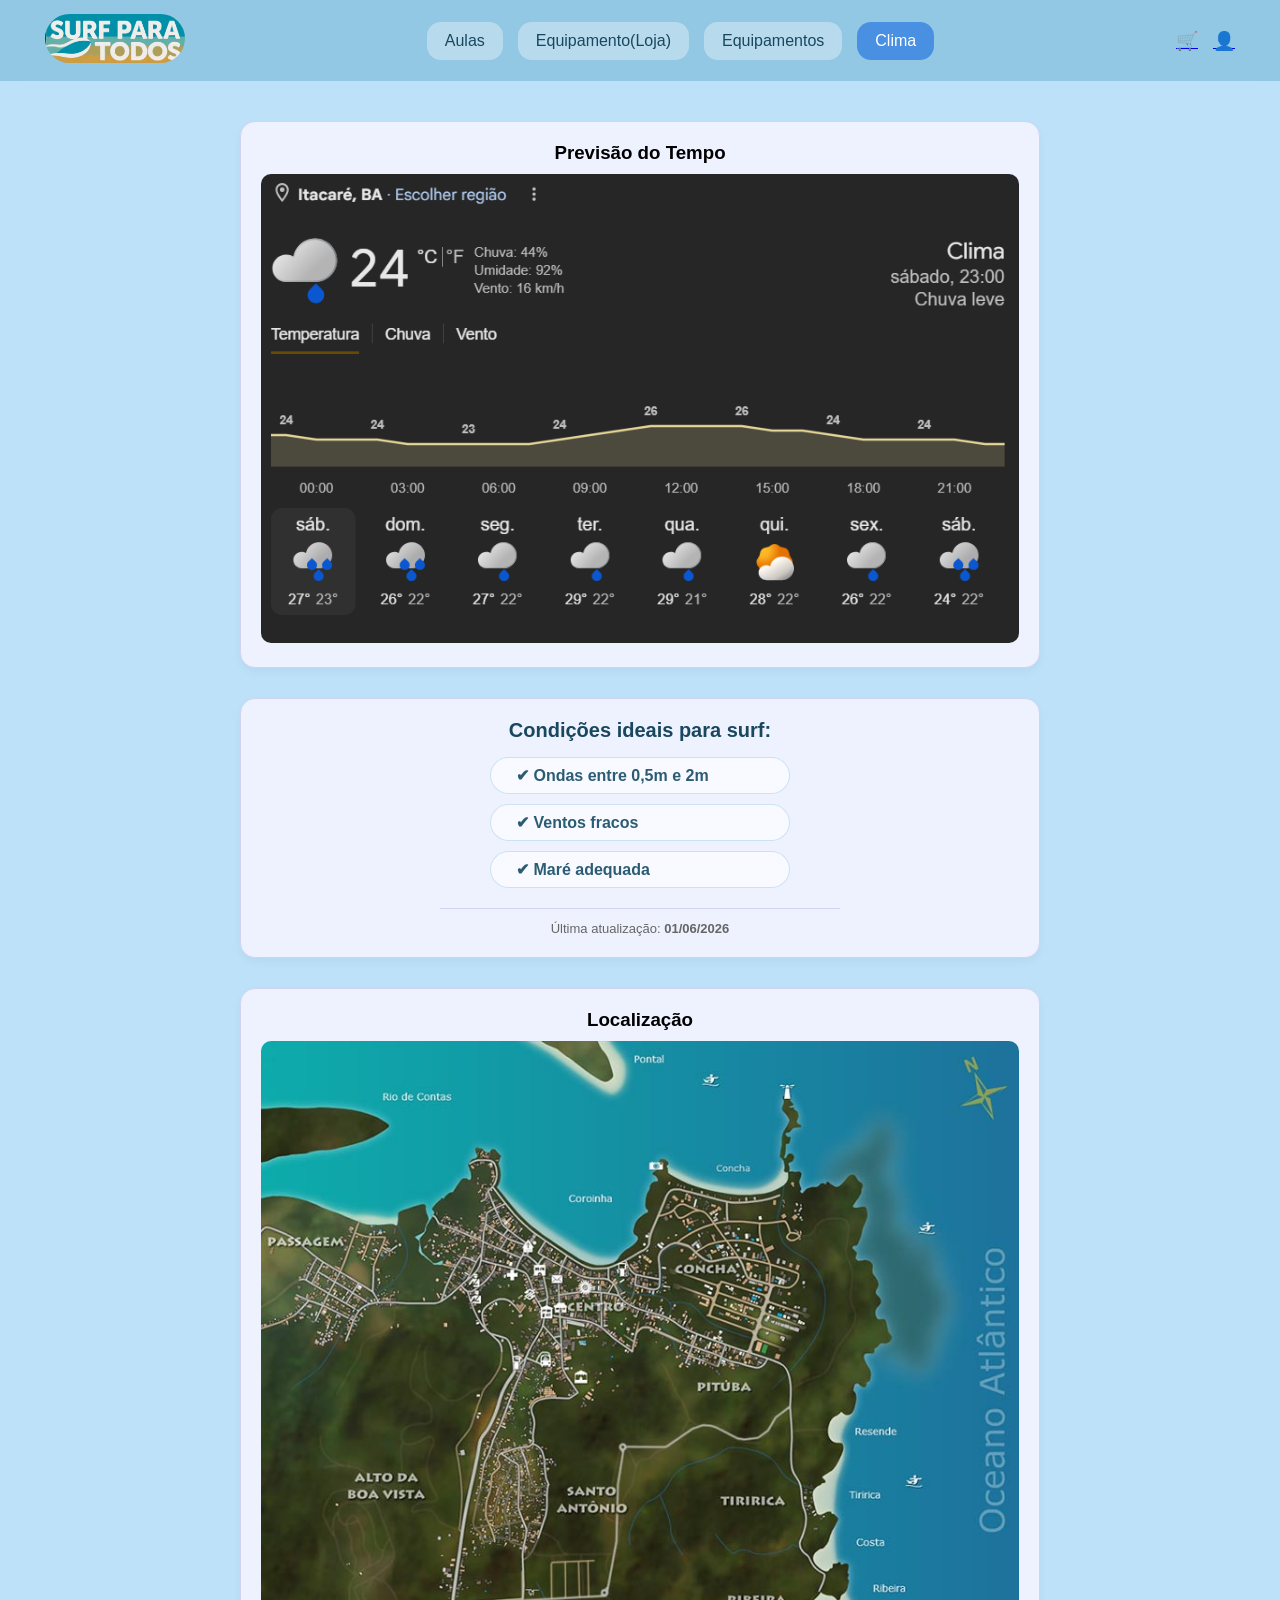
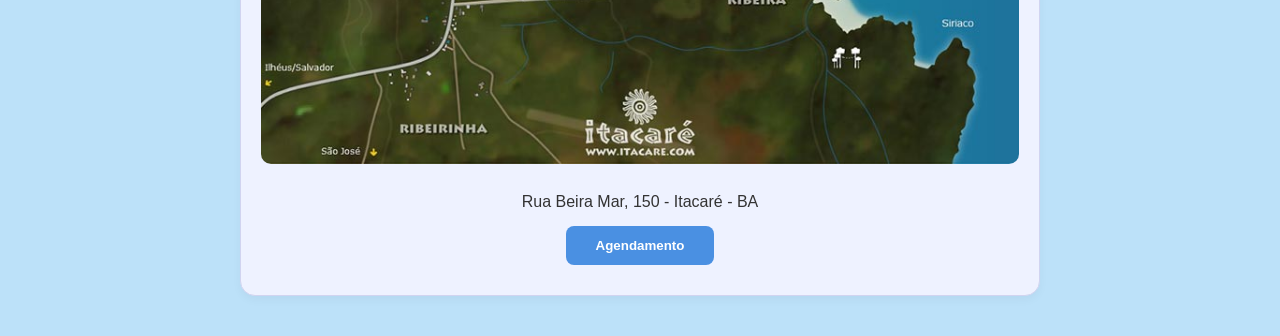
<file: surf/html/clima.html>
<!DOCTYPE html>
<html lang="pt-BR">
<head>
    <meta charset="UTF-8">
    <meta name="viewport" content="width=device-width, initial-scale=1.0">
    <title>Clima - Surf Para Todos</title>
    <link rel="stylesheet" href="../css/clima.css">
</head>
<body>

    <header>
        <div class="logo">
            <a href="index.html"><img src="../img/logo.png" alt="Surf Para Todos"></a>
        </div>
        <nav>
            <a href="aula.html">Aulas</a>
            <a href="lfisica.html">Equipamento(Loja)</a>
            <a href="equipamentod.html">Equipamentos</a>
            <a href="clima.html" class="active">Clima</a>
        </nav>
        <div class="icons">
            <a href="carrinho.html">🛒</a>
            <a href="cadastro.html">👤</a>
        </div>
    </header>

    <main class="clima-page">
        <section class="placeholder-section">
            <h3>Previsão do Tempo</h3>
            <img src="../img/previsao.png" alt="Imagem do Clima" class="img-fluid">
        </section>

        <section class="placeholder-section condicoes-surf-box">
            <h3>Condições ideais para surf:</h3>
            <ul class="lista-condicoes">
                <li>✔ Ondas entre 0,5m e 2m</li>
                <li>✔ Ventos fracos</li>
                <li>✔ Maré adequada</li>
            </ul>
            <div class="ultima-atualizacao">
                Última atualização: <strong>01/06/2026</strong>
            </div>
        </section>

        <section class="placeholder-section">
            <h3>Localização</h3>
            <img src="../img/mapa.png" alt="Mapa de Itacaré" class="img-fluid">
            <div class="card-address">
                <p>Rua Beira Mar, 150 - Itacaré - BA</p>
                <button class="btn-schedule" onclick="window.location.href='aula.html'">Agendamento</button>
            </div>
        </section>
    </main>

</body>
</html>
</file>
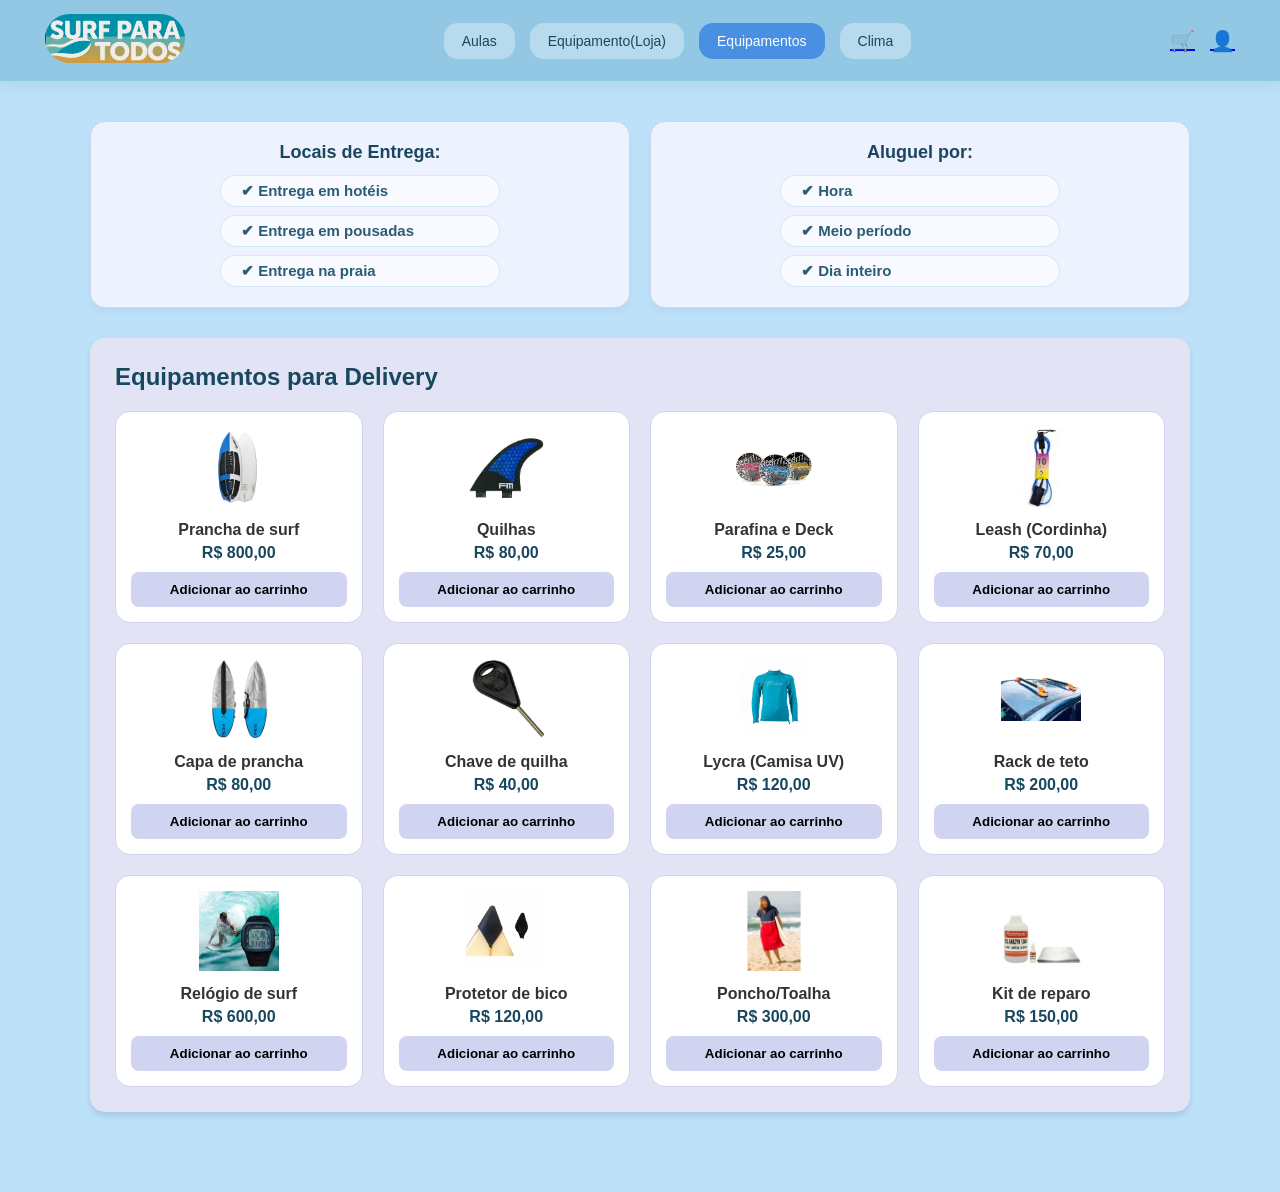
<file: surf/html/equipamentod.html>
<!DOCTYPE html>
<html lang="pt-BR">
<head>
    <meta charset="UTF-8">
    <meta name="viewport" content="width=device-width, initial-scale=1.0">
    <title>Surf Para Todos - Equipamentos Delivery</title>
    <link rel="stylesheet" href="../css/equipamentod.css">
</head>
<body>

    <header>
        <div class="logo">
            <a href="index.html"><img src="../img/logo.png" alt="Surf Para Todos"></a>
        </div>
        <nav>
            <a href="aula.html">Aulas</a>
            <a href="lfisica.html">Equipamento(Loja)</a>
            <a href="equipamentod.html" class="active">Equipamentos</a>
            <a href="clima.html">Clima</a>
        </nav>
        <div class="icons">
            <a href="carrinho.html">🛒</a>
            <a href="cadastro.html">👤</a>
        </div>
    </header>

    <main>
        <div class="info-delivery-container">
            <div class="info-delivery-box">
                <h3>Locais de Entrega:</h3>
                <ul>
                    <li>✔ Entrega em hotéis</li>
                    <li>✔ Entrega em pousadas</li>
                    <li>✔ Entrega na praia</li>
                </ul>
            </div>
            <div class="info-delivery-box">
                <h3>Aluguel por:</h3>
                <ul>
                    <li>✔ Hora</li>
                    <li>✔ Meio período</li>
                    <li>✔ Dia inteiro</li>
                </ul>
            </div>
        </div>

        <section class="section-box">
            <h2>Equipamentos para Delivery</h2>
            <div class="grid-container">
                <div class="product-card">
                    <img src="../img/eprancha.png" alt="Prancha">
                    <h3>Prancha de surf</h3>
                    <p class="price">R$ 800,00</p>
                    <button class="btn-add" onclick="addToCart('Prancha de surf', 800)">Adicionar ao carrinho</button>
                </div>
                <div class="product-card">
                    <img src="../img/equilhas.png" alt="Quilhas">
                    <h3>Quilhas</h3>
                    <p class="price">R$ 80,00</p>
                    <button class="btn-add" onclick="addToCart('Quilhas', 80)">Adicionar ao carrinho</button>
                </div>
                <div class="product-card">
                    <img src="../img/eparafina.png" alt="Parafina">
                    <h3>Parafina e Deck</h3>
                    <p class="price">R$ 25,00</p>
                    <button class="btn-add" onclick="addToCart('Parafina e Deck', 25)">Adicionar ao carrinho</button>
                </div>
                <div class="product-card">
                    <img src="../img/eleash.png" alt="Leash">
                    <h3>Leash (Cordinha)</h3>
                    <p class="price">R$ 70,00</p>
                    <button class="btn-add" onclick="addToCart('Leash', 70)">Adicionar ao carrinho</button>
                </div>
                <div class="product-card">
                    <img src="../img/ecapa.png" alt="Capa">
                    <h3>Capa de prancha</h3>
                    <p class="price">R$ 80,00</p>
                    <button class="btn-add" onclick="addToCart('Capa de prancha', 80)">Adicionar ao carrinho</button>
                </div>
                <div class="product-card">
                    <img src="../img/echave.png" alt="Chave">
                    <h3>Chave de quilha</h3>
                    <p class="price">R$ 40,00</p>
                    <button class="btn-add" onclick="addToCart('Chave de quilha', 40)">Adicionar ao carrinho</button>
                </div>
                <div class="product-card">
                    <img src="../img/ecamisa.png" alt="Lycra">
                    <h3>Lycra (Camisa UV)</h3>
                    <p class="price">R$ 120,00</p>
                    <button class="btn-add" onclick="addToCart('Lycra', 120)">Adicionar ao carrinho</button>
                </div>
                <div class="product-card">
                    <img src="../img/erack.png" alt="Rack">
                    <h3>Rack de teto</h3>
                    <p class="price">R$ 200,00</p>
                    <button class="btn-add" onclick="addToCart('Rack de teto', 200)">Adicionar ao carrinho</button>
                </div>
                <div class="product-card">
                    <img src="../img/erelogio.png" alt="Relógio">
                    <h3>Relógio de surf</h3>
                    <p class="price">R$ 600,00</p>
                    <button class="btn-add" onclick="addToCart('Relógio de surf', 600)">Adicionar ao carrinho</button>
                </div>
                <div class="product-card">
                    <img src="../img/eprotetor.png" alt="Protetor">
                    <h3>Protetor de bico</h3>
                    <p class="price">R$ 120,00</p>
                    <button class="btn-add" onclick="addToCart('Protetor de bico', 120)">Adicionar ao carrinho</button>
                </div>
                <div class="product-card">
                    <img src="../img/eponcho.png" alt="Poncho">
                    <h3>Poncho/Toalha</h3>
                    <p class="price">R$ 300,00</p>
                    <button class="btn-add" onclick="addToCart('Poncho/Toalha', 300)">Adicionar ao carrinho</button>
                </div>
                <div class="product-card">
                    <img src="../img/ereparo.png" alt="Reparo">
                    <h3>Kit de reparo</h3>
                    <p class="price">R$ 150,00</p>
                    <button class="btn-add" onclick="addToCart('Kit de reparo', 150)">Adicionar ao carrinho</button>
                </div>
            </div>
        </section>
    </main>

    <script>
        function addToCart(nome, preco) {
            const item = { nome: nome, preco: preco };
            let carrinho = JSON.parse(localStorage.getItem('carrinho')) || [];
            carrinho.push(item);
            localStorage.setItem('carrinho', JSON.stringify(carrinho));
            window.location.href = 'carrinho.html';
        }
    </script>
</body>
</html>
</file>
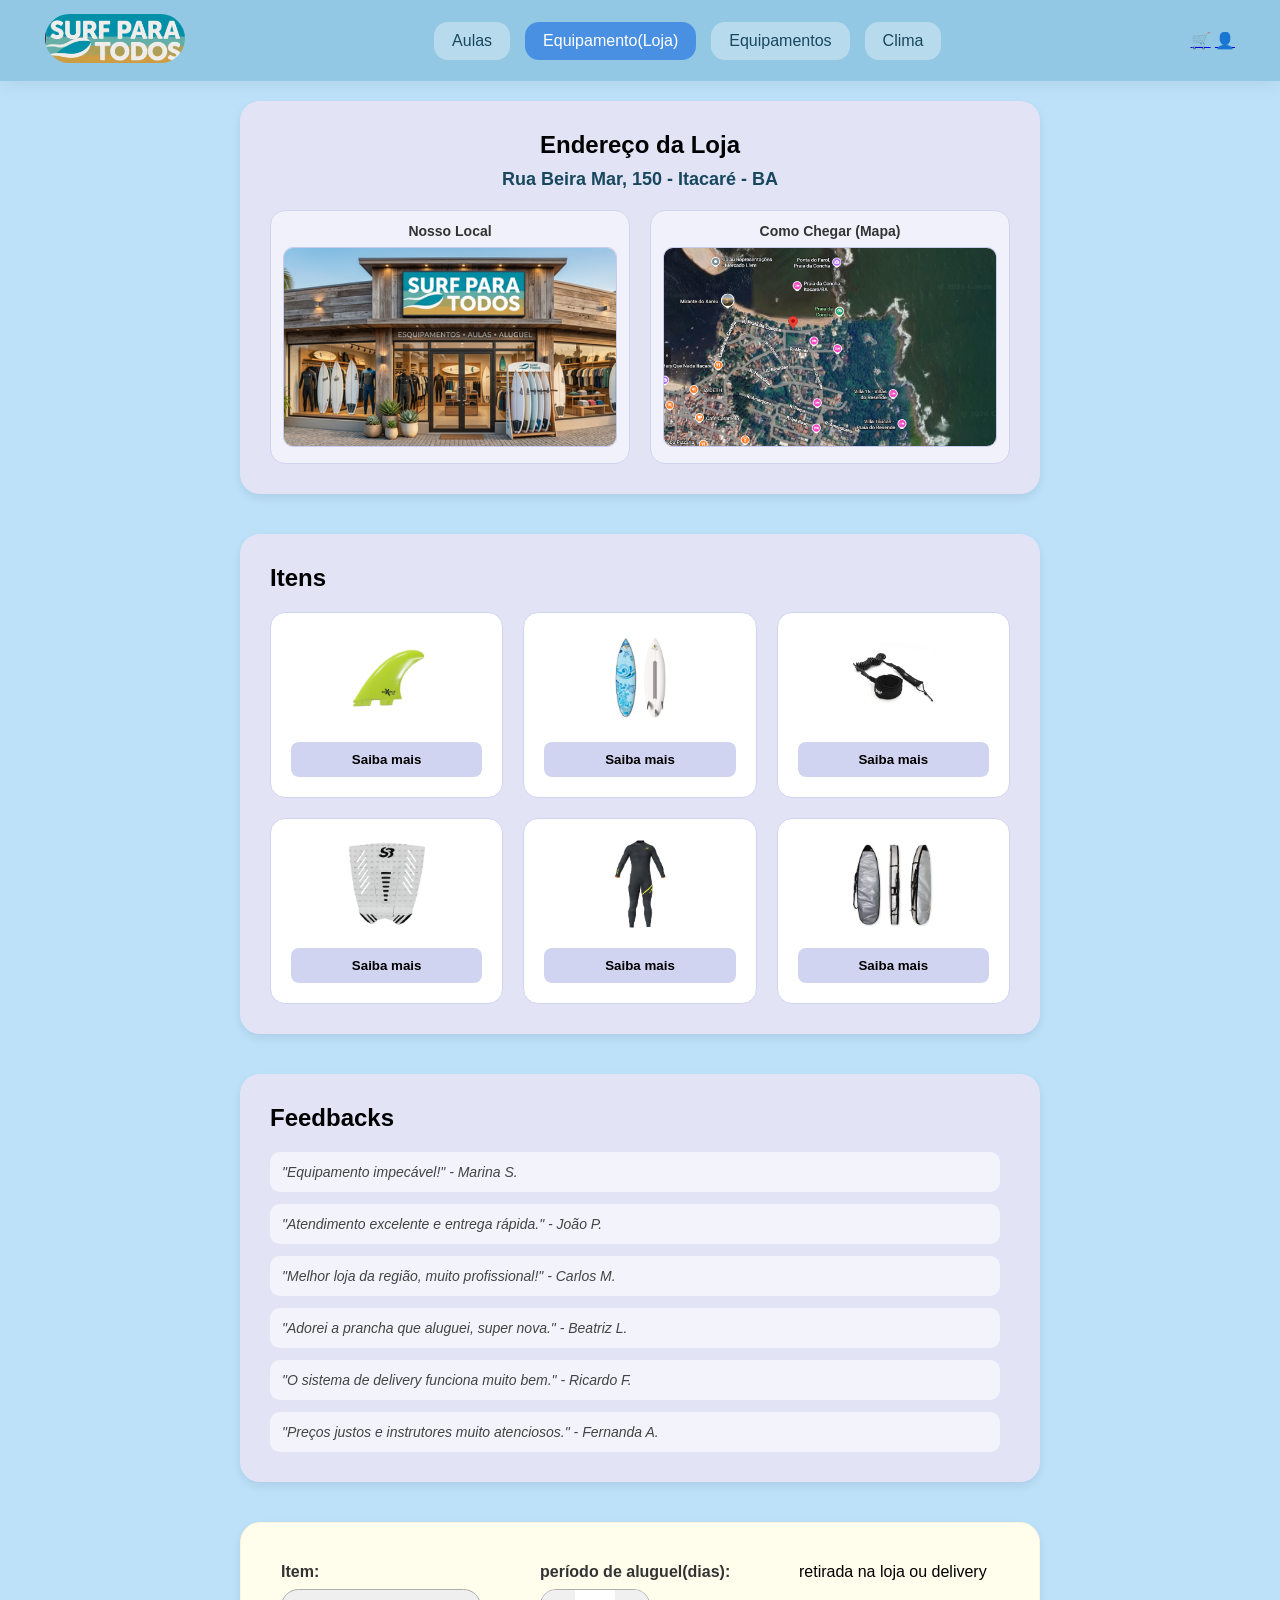
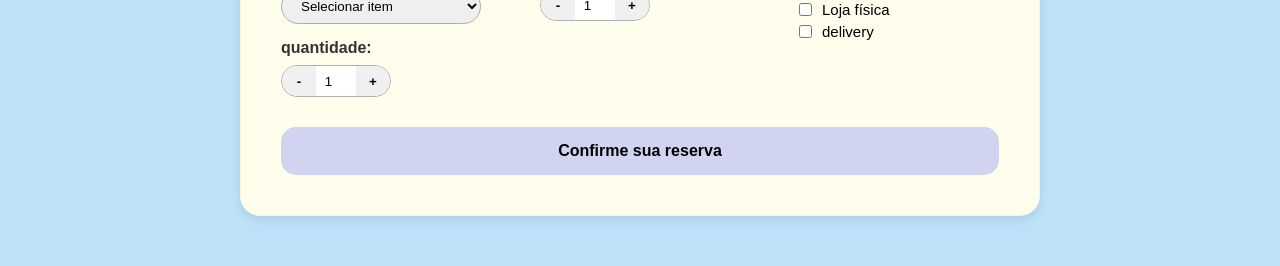
<file: surf/html/lfisica.html>
<!DOCTYPE html>
<html lang="pt-BR">
<head>
    <meta charset="UTF-8">
    <meta name="viewport" content="width=device-width, initial-scale=1.0">
    <title>Surf Para Todos - Loja Física</title>
    <link rel="stylesheet" href="../css/lfisica.css">
</head>
<body>

    <header>
        <div class="logo">
            <a href="index.html"><img src="../img/logo.png" alt="Surf Para Todos"></a>
        </div>
        <nav>
            <a href="aula.html">Aulas</a>
            <a href="lfisica.html" class="active">Equipamento(Loja)</a>
            <a href="equipamentod.html">Equipamentos</a>
            <a href="clima.html">Clima</a>
        </nav>
        <div class="icons">
            <a href="carrinho.html">🛒</a>
            <a href="cadastro.html">👤</a>
        </div>
    </header>

    <main class="store-container">
        
        <section class="section-box location-box">
            <h2>Endereço da Loja</h2>
            <p class="store-address">Rua Beira Mar, 150 - Itacaré - BA</p>
            <div class="location-images">
                <div class="image-wrapper">
                    <p>Nosso Local</p>
                    <img src="../img/local.png" alt="Imagem do Local" class="store-img">
                </div>
                <div class="image-wrapper">
                    <p>Como Chegar (Mapa)</p>
                    <img src="../img/mapa1.png" alt="Mapa do Local" class="store-img">
                </div>
            </div>
        </section>

        <section class="section-box">
            <h2>Itens</h2>
            <div class="grid-container">
                <div class="product-card">
                    <img src="../img/lfquilha.png" alt="Quilha">
                    <button class="btn-saiba-mais" onclick="openModal('Quilha Pro', 'R$ 150,00', 'Quilha de alta performance para maior estabilidade.')">Saiba mais</button>
                </div>
                <div class="product-card">
                    <img src="../img/lfprancha.png" alt="Prancha">
                    <button class="btn-saiba-mais" onclick="openModal('Prancha', 'R$ 800,00', 'Prancha de alta qualidade para iniciantes e profissionais.')">Saiba mais</button>
                </div>
                <div class="product-card">
                    <img src="../img/lfleash.png" alt="Leash">
                    <button class="btn-saiba-mais" onclick="openModal('Leash', 'R$ 90,00', 'Leash resistente com girador de alta performance.')">Saiba mais</button>
                </div>
                <div class="product-card">
                    <img src="../img/lfdeckgrip.png" alt="Deck Grip">
                    <button class="btn-saiba-mais" onclick="openModal('Deck Grip', 'R$ 120,00', 'Deck com máxima aderência para manobras.')">Saiba mais</button>
                </div>
                <div class="product-card">
                    <img src="../img/lfroupa.png" alt="Roupa">
                    <button class="btn-saiba-mais" onclick="openModal('Roupa', 'R$ 350,00', 'Neoprene térmico para conforto em águas frias.')">Saiba mais</button>
                </div>
                <div class="product-card">
                    <img src="../img/lfcapa.png" alt="Capa">
                    <button class="btn-saiba-mais" onclick="openModal('Capa', 'R$ 200,00', 'Capa térmica com zíper de alta durabilidade.')">Saiba mais</button>
                </div>
            </div>
        </section>

        <section class="section-box">
            <h2>Feedbacks</h2>
            <div class="feedback-list">
                <p>"Equipamento impecável!" - <em>Marina S.</em></p>
                <p>"Atendimento excelente e entrega rápida." - <em>João P.</em></p>
                <p>"Melhor loja da região, muito profissional!" - <em>Carlos M.</em></p>
                <p>"Adorei a prancha que aluguei, super nova." - <em>Beatriz L.</em></p>
                <p>"O sistema de delivery funciona muito bem." - <em>Ricardo F.</em></p>
                <p>"Preços justos e instrutores muito atenciosos." - <em>Fernanda A.</em></p>
                <p>"Recomendo a todos os iniciantes!" - <em>Lucas G.</em></p>
                <p>"Tudo muito organizado e limpo." - <em>Patrícia V.</em></p>
                <p>"A quilha que aluguei fez toda a diferença." - <em>Thiago S.</em></p>
                <p>"Voltarei com certeza, nota 10!" - <em>Juliana R.</em></p>
            </div>
        </section>

        <section class="booking-container">
            <form id="reservation-form">
                <div class="form-row flex-space">
                    <div class="form-col">
                        <div class="input-group">
                            <label>Item:</label>
                            <select class="select-item">
                                <option value="">Selecionar item</option>
                                <option value="quilha">Quilha</option>
                                <option value="prancha">Prancha</option>
                                <option value="leash">Leash</option>
                                <option value="deck">Deck Grip</option>
                                <option value="roupa">Roupa</option>
                                <option value="capa">Capa</option>
                            </select>
                        </div>
                        <div class="input-group">
                            <label>quantidade:</label>
                            <div class="number-control">
                                <button type="button" class="btn-minus">-</button>
                                <input type="number" value="1" min="1" class="input-qty">
                                <button type="button" class="btn-plus">+</button>
                            </div>
                        </div>
                    </div>

                    <div class="form-col">
                        <div class="input-group">
                            <label>período de aluguel(dias):</label>
                            <div class="number-control">
                                <button type="button" class="btn-minus">-</button>
                                <input type="number" value="1" min="1" class="input-period">
                                <button type="button" class="btn-plus">+</button>
                            </div>
                        </div>
                    </div>

                    <div class="form-col">
                        <label>retirada na loja ou delivery</label>
                        <div class="checkbox-group" style="display: flex; flex-direction: column; gap: 5px; margin-top: 5px;">
                            <label class="checkbox-label">
                                <input type="checkbox" name="retirada" value="loja"> Loja física
                            </label>
                            <label class="checkbox-label">
                                <input type="checkbox" name="retirada" value="delivery"> delivery
                            </label>
                        </div>
                    </div>
                </div>

                <div class="form-actions" style="display: flex; justify-content: center;">
                    <button type="submit" class="submit-btn">Confirme sua reserva</button>
                </div>
            </form>
        </section>
    </main>

    <div id="productModal" class="modal">
        <div class="modal-content">
            <span onclick="closeModal()" style="cursor:pointer; float:right; font-size:24px;">&times;</span>
            <h2 id="modalTitle"></h2>
            <p id="modalPrice" style="font-weight:bold; margin: 10px 0;"></p>
            <p id="modalDesc"></p>
        </div>
    </div>

    <div id="confirmationPopup" style="display: none; position: fixed; top: 0; left: 0; width: 100%; height: 100%; background: rgba(0,0,0,0.5); z-index: 3000;">
        <div style="background: #fffdec; margin: 15% auto; padding: 30px; width: 400px; border-radius: 20px; text-align: center; border: 2px solid #e2e4f6;">
            <h2 style="margin-bottom: 15px;">Sua reserva já foi aprovada!</h2>
            <p style="font-size: 18px;">Numero para retirada: <strong>1234567890</strong></p>
            <button onclick="closeConfirmation()" style="margin-top: 20px; padding: 10px 20px; cursor: pointer; background:#d1d4f0; border:none; border-radius:5px;">Fechar</button>
        </div>
    </div>

    <script>
        function openModal(t, p, d) {
            document.getElementById('modalTitle').innerText = t;
            document.getElementById('modalPrice').innerText = p;
            document.getElementById('modalDesc').innerText = d;
            document.getElementById('productModal').style.display = 'block';
        }
        function closeModal() { document.getElementById('productModal').style.display = 'none'; }

        document.querySelectorAll('.number-control').forEach(control => {
            const minusBtn = control.querySelector('.btn-minus');
            const plusBtn = control.querySelector('.btn-plus');
            const input = control.querySelector('input');
            minusBtn.addEventListener('click', () => { if (parseInt(input.value) > parseInt(input.min)) input.value = parseInt(input.value) - 1; });
            plusBtn.addEventListener('click', () => { input.value = parseInt(input.value) + 1; });
        });

        const checkboxes = document.querySelectorAll('input[name="retirada"]');
        checkboxes.forEach(cb => {
            cb.addEventListener('change', function() {
                if(this.checked) checkboxes.forEach(other => { if(other !== this) other.checked = false; });
            });
        });

        const form = document.getElementById('reservation-form');
        const popup = document.getElementById('confirmationPopup');

        form.addEventListener('submit', function(event) {
            event.preventDefault(); 
            popup.style.display = 'block'; 
        });

        function closeConfirmation() {
            popup.style.display = 'none'; 
        }
    </script>
</body>
</html>
</file>
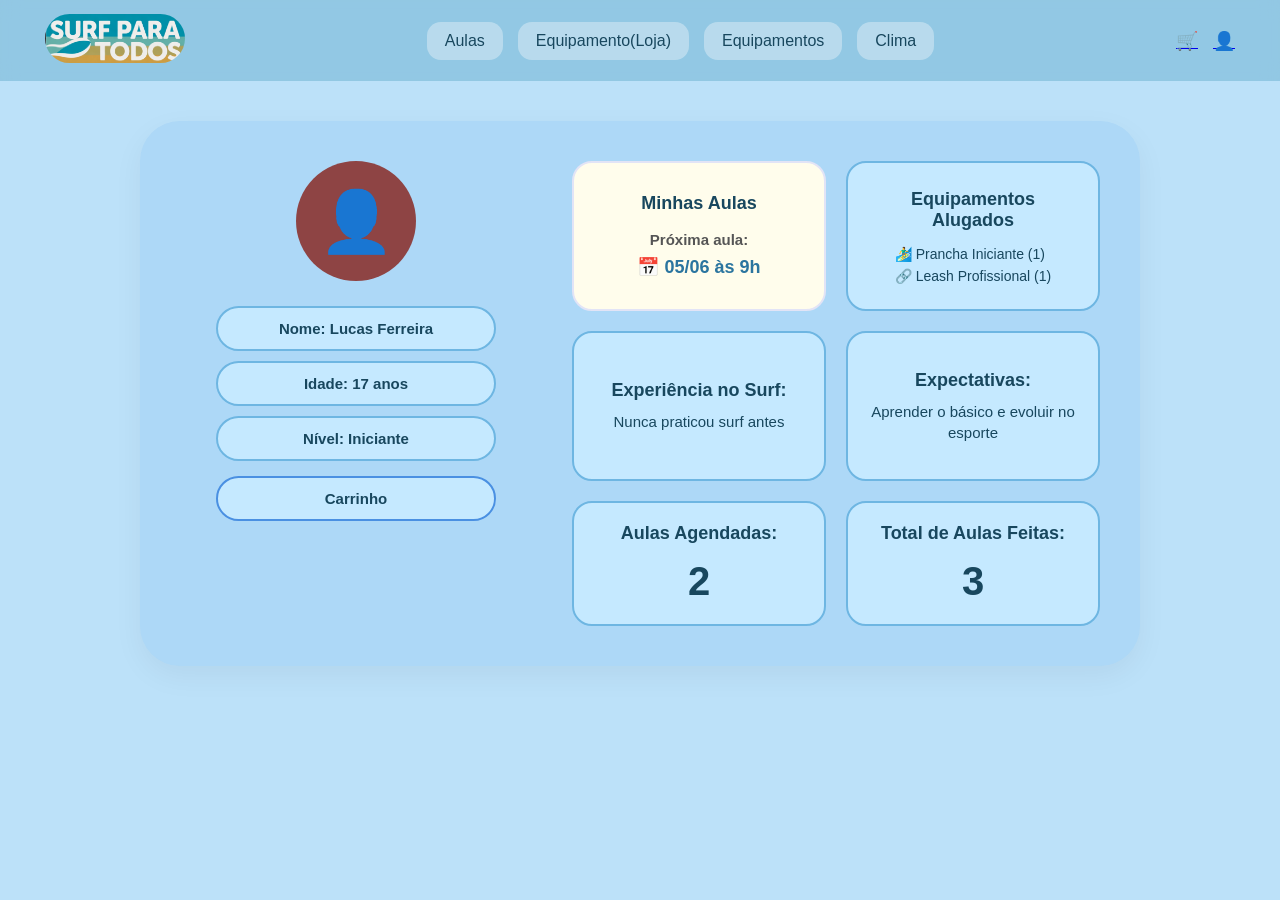
<file: surf/html/usuario.html>
<!DOCTYPE html>
<html lang="pt-BR">
<head>
    <meta charset="UTF-8">
    <meta name="viewport" content="width=device-width, initial-scale=1.0">
    <title>Perfil do Usuário - Surf Para Todos</title>
    <link rel="stylesheet" href="../css/usuario.css">
</head>
<body>

    <header>
        <div class="logo">
            <a href="index.html"><img src="../img/logo.png" alt="Surf Para Todos"></a>
        </div>
        <nav>
            <a href="aula.html">Aulas</a>
            <a href="lfisica.html">Equipamento(Loja)</a>
            <a href="equipamentod.html">Equipamentos</a>
            <a href="clima.html">Clima</a>
        </nav>
        <div class="icons">
            <a href="carrinho.html">🛒</a>
            <a href="cadastro.html">👤</a>
        </div>
    </header>

    <main class="dashboard-container">
        <div class="profile-card">
            
            <section class="left-column">
                <div class="profile-header">
                    <div class="avatar">👤</div>
                </div>
                
                <div class="info-group">
                    <div class="pill">Nome: Lucas Ferreira</div>
                    <div class="pill">Idade: 17 anos</div>
                    <div class="pill">Nível: Iniciante</div>
                </div>

                <div class="action-group">
                    <button class="pill btn-action" onclick="window.location.href='carrinho.html'">Carrinho</button>
                </div>
            </section>

            <section class="right-column">
                
                <div class="stats-top">
                    <div class="stat-box large highlight-box">
                        <h4>Minhas Aulas</h4>
                        <p class="next-class-title">Próxima aula:</p>
                        <p class="class-date">📅 05/06 às 9h</p>
                    </div>
                    <div class="stat-box large">
                        <h4>Equipamentos Alugados</h4>
                        <ul class="rented-list">
                            <li>🏄‍♂️ Prancha Iniciante (1)</li>
                            <li>🔗 Leash Profissional (1)</li>
                        </ul>
                    </div>
                </div>

                <div class="stats-mid">
                    <div class="stat-box large">
                        <h4>Experiência no Surf:</h4>
                        <p>Nunca praticou surf antes</p>
                    </div>
                    <div class="stat-box large">
                        <h4>Expectativas:</h4>
                        <p>Aprender o básico e evoluir no esporte</p>
                    </div>
                </div>

                <div class="stats-bottom">
                    <div class="stat-box small">
                        <h4>Aulas Agendadas:</h4>
                        <span class="number">2</span>
                    </div>
                    <div class="stat-box small">
                        <h4>Total de Aulas Feitas:</h4>
                        <span class="number">3</span>
                    </div>
                </div>
                
            </section>

        </div>
    </main>

</body>
</html>
</file>
<file: surf/css/index.css>
* {
    margin: 0;
    padding: 0;
    box-sizing: border-box;
    font-family: 'Poppins', sans-serif;
}

body {
    background: linear-gradient(to bottom, #b9d8e8, #d8edf7);
    color: #234;
    overflow-x: hidden;
}

/* =======================================================
   ESTILO PADRONIZADO DO MENU (BASEADO EM AULAS)
   ======================================================= */
header {
    width: 100%;
    position: sticky;
    top: 0;
    z-index: 1000;
    background: rgba(132, 191, 220, 0.75); /* Fundo suave original de aulas */
    backdrop-filter: blur(10px);          /* Efeito de vidro desfocado */
    display: flex;
    justify-content: space-between;
    align-items: center;
    padding: 14px 45px;
    box-shadow: 0 4px 18px rgba(0,0,0,0.06);
}

.logo img {
    width: 140px;
    height: auto;
    object-fit: contain;
    border-radius: 50px;
}

nav {
    display: flex;
    gap: 15px;
}

nav a {
    text-decoration: none;
    color: #18475e;
    background: rgba(255, 255, 255, 0.35);
    padding: 10px 18px;
    border-radius: 14px;
    font-size: 14px;
    font-weight: 500;
    transition: 0.3s ease;
}

/* Hover e link Ativo com o azul de destaque */
nav a:hover, nav a.active {
    background: #4a90e2;
    color: white;
}

.icons {
    display: flex;
    align-items: center;
    gap: 15px;
    font-size: 18px;
    color: #18475e;
}

.icons a {
    text-decoration: none;
}

/* MAIN */
main {
    width: 90%;
    max-width: 1100px;
    margin: auto;
    padding: 40px 0 70px;
}

/* HERO */
.hero {
    text-align: center;
}

.banner {
    width: 100%;
    max-width: 820px;
    height: 430px;
    object-fit: cover;
    border-radius: 26px;
    box-shadow: 0 12px 30px rgba(0,0,0,0.12);
    transition: 0.4s;
}

.banner:hover {
    transform: scale(1.01);
}

.hero p {
    max-width: 760px;
    margin: 25px auto 0;
    font-size: 15px;
    line-height: 1.9;
    color: #2d4b59;
}

/* GALERIA */
.galeria {
    display: flex;
    justify-content: center;
    gap: 25px;
    margin: 65px 0;
    flex-wrap: wrap;
}

.mini-card {
    background: rgba(255,255,255,0.5);
    backdrop-filter: blur(10px);
    padding: 10px;
    border-radius: 22px;
    box-shadow: 0 8px 20px rgba(0,0,0,0.08);
    transition: 0.3s;
}

.mini-card:hover {
    transform: translateY(-6px);
}

.mini-card img {
    width: 240px;
    height: 150px;
    object-fit: cover;
    border-radius: 16px;
}

/* TITULO */
.titulo {
    text-align: center;
    margin-bottom: 40px;
}

.titulo h2 {
    background: rgba(244, 231, 189, 0.85);
    color: #6b5728;
    display: inline-block;
    padding: 12px 34px;
    border-radius: 16px;
    font-size: 22px;
    box-shadow: 0 5px 15px rgba(0,0,0,0.05);
}

/* SOBRE */
.sobre {
    display: flex;
    flex-direction: column;
    gap: 35px;
    margin-bottom: 50px;
}

.card {
    background: rgba(255,255,255,0.35);
    backdrop-filter: blur(12px);
    border-radius: 24px;
    padding: 26px;
    display: flex;
    align-items: center;
    gap: 30px;
    box-shadow: 0 10px 25px rgba(0,0,0,0.06);
    transition: 0.3s;
}

.card:hover {
    transform: translateY(-4px);
}

.card.reverse {
    flex-direction: row-reverse;
}

.card img {
    width: 300px;
    height: 190px;
    object-fit: cover;
    border-radius: 18px;
}

/* TEXTO */
.texto {
    flex: 1;
}

.texto h3 {
    font-size: 24px;
    margin-bottom: 12px;
    color: #0f5877;
}

.texto p {
    font-size: 15px;
    line-height: 1.9;
    color: #2f4a57;
}

/* =======================================================
   NOVO BLOCO: CARD DE AGENDAMENTO RAPIDO (WHATSAPP E INSTA)
   ======================================================= */
.agendamento-rapido {
    display: flex;
    justify-content: center;
    margin-top: 50px;
}

.card-infos {
    background: rgba(255, 255, 255, 0.45);
    backdrop-filter: blur(12px);
    border-radius: 24px;
    padding: 35px;
    width: 100%;
    max-width: 540px;
    text-align: center;
    box-shadow: 0 10px 25px rgba(0,0,0,0.06);
    border: 1px solid rgba(255, 255, 255, 0.4);
    transition: 0.3s;
}

.card-infos:hover {
    transform: translateY(-4px);
}

.card-infos h3 {
    font-size: 22px;
    color: #0f5877;
    margin-bottom: 20px;
}

.lista-beneficios {
    list-style: none;
    text-align: left;
    display: inline-block;
    margin-bottom: 20px;
}

.lista-beneficios li {
    font-size: 15px;
    margin-bottom: 10px;
    color: #2f4a57;
    font-weight: 500;
}

.horarios {
    background: rgba(244, 231, 189, 0.6);
    padding: 12px;
    border-radius: 16px;
    margin-bottom: 25px;
    font-weight: 600;
    color: #6b5728;
    display: flex;
    justify-content: center;
    gap: 20px;
    font-size: 14px;
}

.chamada-wpp p {
    font-size: 15px;
    margin-bottom: 18px;
    color: #2d4b59;
}

/* Área dos Botões */
.botoes-sociais {
    display: flex;
    justify-content: center;
    gap: 15px;
}

/* Estilo Base dos Botões */
.btn-rede {
    display: inline-flex;
    align-items: center;
    gap: 8px;
    color: white;
    text-decoration: none;
    padding: 12px 24px;
    border-radius: 16px;
    font-weight: 600;
    font-size: 15px;
    transition: 0.3s ease;
    flex: 1;
    max-width: 180px;
    justify-content: center;
}

/* Cor do WhatsApp */
.btn-whatsapp {
    background-color: #25d366;
    box-shadow: 0 6px 20px rgba(37, 211, 102, 0.2);
}

.btn-whatsapp:hover {
    background-color: #20ba56;
    transform: scale(1.03);
}

/* Cor do Instagram (Gradiente oficial) */
.btn-instagram {
    background: linear-gradient(45deg, #f09433 0%, #e6683c 25%, #dc2743 50%, #cc2366 75%, #bc1888 100%);
    box-shadow: 0 6px 20px rgba(220, 39, 67, 0.2);
}

.btn-instagram:hover {
    filter: brightness(1.1);
    transform: scale(1.03);
}

/* RESPONSIVO */
@media(max-width: 900px){

    header {
        flex-direction: column;
        gap: 15px;
        padding: 20px;
    }

    nav {
        flex-wrap: wrap;
        justify-content: center;
    }

    .card,
    .card.reverse {
        flex-direction: column;
        text-align: center;
    }

    .card img {
        width: 100%;
        height: 240px;
    }

    .banner {
        height: 300px;
    }

    .logo img {
        width: 120px;
    }

    .horarios {
        flex-direction: column;
        gap: 5px;
    }

    /* Ajuste dos botões para telas menores (empilhados) */
    .botoes-sociais {
        flex-direction: column;
        align-items: center;
    }
    
    .btn-rede {
        width: 100%;
        max-width: 260px;
    }
}
</file>
<file: surf/css/agendamento.css>
* {
    margin: 0;
    padding: 0;
    box-sizing: border-box;
    font-family: 'Poppins', sans-serif;
}

body {
    background: #bce3f4;
    color: #000000;
    min-height: 100vh;
}

/* =======================================================
   ESTILO PADRONIZADO DO MENU (BASEADO EM AULAS)
   ======================================================= */
header {
    width: 100%;
    position: sticky;
    top: 0;
    z-index: 1000;
    background: rgba(132, 191, 220, 0.75);
    backdrop-filter: blur(10px);
    display: flex;
    justify-content: space-between;
    align-items: center;
    padding: 14px 45px;
    box-shadow: 0 4px 18px rgba(0,0,0,0.06);
}

.logo img {
    width: 140px;
    height: auto;
    object-fit: contain;
    border-radius: 50px;
}

nav {
    display: flex;
    gap: 15px;
}

nav a {
    text-decoration: none;
    color: #18475e;
    background: rgba(255, 255, 255, 0.35);
    padding: 10px 18px;
    border-radius: 14px;
    font-size: 14px;
    font-weight: 500;
    transition: 0.3s ease;
}

nav a:hover, nav a.active {
    background: #4a90e2;
    color: white;
}

.icons {
    display: flex;
    align-items: center;
    gap: 15px;
    font-size: 18px;
    color: #18475e;
}

/* MAIN */
main {
    width: 100%;
    max-width: 950px;
    margin: auto;
    padding: 40px 20px;
}

.form-agendamento {
    display: flex;
    flex-direction: column;
    align-items: center;
    gap: 35px;
}

/* PAINEL AMARELO DE OPÇÕES */
.painel-opcoes {
    background-color: #fffdea;
    width: 100%;
    border-radius: 20px;
    padding: 30px 40px;
    display: flex;
    justify-content: space-between;
    box-shadow: 0 4px 15px rgba(0,0,0,0.04);
}

.grupo-opcao {
    display: flex;
    flex-direction: column;
    gap: 14px;
    flex: 1;
}

.grupo-opcao.centralizado {
    align-items: center;
    text-align: center;
}

.grupo-opcao h3 {
    font-size: 18px;
    font-weight: 700;
    color: #000000;
}

.margin-top-obs {
    margin-top: 15px;
}

/* CHECKBOX CUSTOMIZADOS */
.container-checkbox {
    display: flex;
    align-items: center;
    position: relative;
    padding-left: 30px;
    cursor: pointer;
    font-size: 16px;
    font-weight: 600;
    user-select: none;
}

.container-checkbox input {
    position: absolute;
    opacity: 0;
}

.custom-box {
    position: absolute;
    top: 2px;
    left: 0;
    height: 20px;
    width: 20px;
    background-color: #ffffff;
    border: 1px solid #999;
    border-radius: 4px;
}

.container-checkbox input:checked ~ .custom-box {
    background-color: #4b5aa3;
    border-color: #4b5aa3;
}

.custom-box:after {
    content: "";
    position: absolute;
    display: none;
}

.container-checkbox input:checked ~ .custom-box:after {
    display: block;
    left: 6px;
    top: 2px;
    width: 5px;
    height: 10px;
    border: solid white;
    border-width: 0 2px 2px 0;
    transform: rotate(45deg);
}

/* SELETORES DE CONTADOR E HORÁRIO DUPLO */
.contador, .seletor-horario-duplo {
    display: flex;
    align-items: center;
    background: #ffffff;
    border: 1px solid #b5b5b5;
    border-radius: 12px;
    padding: 4px 8px;
}

.contador button, .contador-mini button {
    background: none;
    border: none;
    font-size: 18px;
    font-weight: 700;
    width: 30px;
    height: 30px;
    cursor: pointer;
}

.contador input {
    width: 45px;
    text-align: center;
    border: none;
    font-size: 16px;
    font-weight: 600;
    outline: none;
}

.seletor-horario-duplo {
    gap: 5px;
}

.contador-mini {
    display: flex;
    align-items: center;
    gap: 6px;
}

.contador-mini span {
    font-size: 16px;
    font-weight: 700;
    width: 25px;
    text-align: center;
}

.dois-pontos {
    font-weight: 700;
    font-size: 18px;
    color: #333;
}

.sub-aviso {
    font-size: 11px;
    color: #666666;
    margin-top: -6px;
}

/* CALENDÁRIO INTERATIVO */
.secao-calendario {
    width: 100%;
    display: flex;
    flex-direction: column;
    align-items: center;
    gap: 18px;
}

.titulo-calendario {
    background-color: #fffdea;
    font-size: 18px;
    font-weight: 700;
    padding: 6px 35px;
    border-radius: 15px;
    box-shadow: 0 2px 6px rgba(0,0,0,0.03);
}

.calendario-container {
    background: #ffffff;
    width: 100%;
    max-width: 450px;
    border-radius: 16px;
    padding: 20px;
    box-shadow: 0 4px 15px rgba(0,0,0,0.06);
}

.calendario-header {
    display: flex;
    justify-content: space-between;
    align-items: center;
    margin-bottom: 20px;
}

.calendario-header h4 {
    font-size: 18px;
    font-weight: 700;
    color: #1d465a;
}

.calendario-header button {
    background: #4b5aa3;
    color: white;
    border: none;
    width: 32px;
    height: 32px;
    border-radius: 50%;
    font-weight: 700;
    cursor: pointer;
    transition: 0.2s;
}

.calendario-header button:hover {
    background: #3d4a8a;
}

.calendario-dias-semana {
    display: grid;
    grid-template-columns: repeat(7, 1fr);
    text-align: center;
    font-weight: 700;
    color: #666;
    margin-bottom: 10px;
    font-size: 14px;
}

.calendario-grade-dias {
    display: grid;
    grid-template-columns: repeat(7, 1fr);
    gap: 8px;
}

.dia-calendario {
    height: 40px;
    display: flex;
    align-items: center;
    justify-content: center;
    font-weight: 600;
    font-size: 14px;
    cursor: pointer;
    border-radius: 8px;
    transition: 0.2s ease;
    border: 1px solid #f0f0f0;
}

.dia-calendario:hover {
    background-color: #e6f4fc;
    color: #4b5aa3;
}

.dia-calendario.selecionado {
    background-color: #4b5aa3 !important;
    color: #ffffff !important;
    font-weight: 700;
    box-shadow: 0 3px 8px rgba(75, 90, 163, 0.4);
}

.dia-vazio {
    height: 40px;
}

/* =======================================================
   NOVO: ESTILIZAÇÃO DO PAINEL DE RESUMO E OBSERVAÇÕES
   ======================================================= */
.painel-resumo-obs {
    display: flex;
    gap: 25px;
    width: 100%;
    margin-top: 10px;
}

.bloco-resumo, .bloco-observacoes {
    flex: 1;
    background-color: #fffdea;
    border-radius: 20px;
    padding: 25px 30px;
    box-shadow: 0 4px 15px rgba(0,0,0,0.04);
}

.bloco-resumo h3, .bloco-observacoes h3 {
    font-size: 18px;
    font-weight: 700;
    color: #4b5aa3;
    margin-bottom: 15px;
    border-bottom: 2px solid rgba(75, 90, 163, 0.15);
    padding-bottom: 8px;
}

.bloco-resumo p {
    font-size: 15px;
    margin-bottom: 12px;
    color: #223344;
}

.bloco-resumo span {
    font-weight: 600;
    color: #4b5aa3;
}

.bloco-observacoes ul {
    list-style: none;
    display: flex;
    flex-direction: column;
    gap: 10px;
}

.bloco-observacoes ul li {
    font-size: 14px;
    font-weight: 600;
    color: #444444;
}

/* BOTÃO ENVIAR AGENDAMENTO */
.btn-terminar {
    background-color: #fffdea;
    color: #000000;
    border: none;
    font-size: 18px;
    font-weight: 700;
    padding: 12px 45px;
    border-radius: 12px;
    cursor: pointer;
    box-shadow: 0 4px 10px rgba(0,0,0,0.08);
    transition: 0.2s ease;
}

.btn-terminar:hover {
    background-color: #fcf4bd;
    transform: scale(1.02);
}

/* RESPONSIVIDADE ADAPTADA */
@media (max-width: 768px) {
    .painel-opcoes {
        flex-direction: column;
        gap: 30px;
        padding: 25px;
    }

    .painel-resumo-obs {
        flex-direction: column;
        gap: 20px;
    }
}
</file>
<file: surf/css/aula.css>
* {
    margin: 0;
    padding: 0;
    box-sizing: border-box;
    font-family: 'Poppins', sans-serif;
}

body {
    background: linear-gradient(to bottom, #b9d8e8, #d8edf7);
    color: #234;
    min-height: 100vh;
}

/* =======================================================
   ESTILO PADRONIZADO DO MENU (BASEADO EM AULAS)
   ======================================================= */
header {
    width: 100%;
    position: sticky;
    top: 0;
    z-index: 1000;
    background: rgba(132, 191, 220, 0.75); /* Fundo suave original de aulas */
    backdrop-filter: blur(10px);          /* Efeito de vidro desfocado */
    display: flex;
    justify-content: space-between;
    align-items: center;
    padding: 14px 45px;
    box-shadow: 0 4px 18px rgba(0,0,0,0.06);
}

.logo img {
    width: 140px;
    height: auto;
    object-fit: contain;
    border-radius: 50px;
}

nav {
    display: flex;
    gap: 15px;
}

nav a {
    text-decoration: none;
    color: #18475e;
    background: rgba(255, 255, 255, 0.35);
    padding: 10px 18px;
    border-radius: 14px;
    font-size: 14px;
    font-weight: 500;
    transition: 0.3s ease;
}

/* Hover e link Ativo com o azul de destaque */
nav a:hover, nav a.active {
    background: #4a90e2;
    color: white;
}

.icons {
    display: flex;
    align-items: center;
    gap: 15px;
    font-size: 18px;
    color: #18475e;
}

/* CONTAINER */
main {
    width: 95%;
    max-width: 1200px;
    margin: auto;
    padding: 30px 0 50px;
    display: flex;
    flex-direction: column;
    align-items: center;
}

.container-colunas {
    display: flex;
    justify-content: space-between;
    gap: 20px;
    width: 100%;
    margin-bottom: 40px;
}

/* COLUNA DO PROJETO */
.coluna {
    width: 100%;
    flex: 1;
    background: rgba(255, 255, 255, 0.4);
    border-radius: 16px;
    padding: 20px 15px;
    display: flex;
    flex-direction: column;
    align-items: center;
    text-align: center;
}

.coluna-titulo {
    font-size: 18px;
    font-weight: 600;
    color: #18475e;
    margin-bottom: 15px;
    text-transform: uppercase;
    letter-spacing: 0.5px;
}

/* =======================================================
   O QUADRADO ROXO/AZUL DO FIGMA PARA O TEXTO
   ======================================================= */
.caixa-destaque-texto {
    width: 100%;
    max-width: 280px;
    background-color: #4b5aa3;
    border-radius: 25px;
    padding: 15px;
    box-shadow: 0 4px 10px rgba(0,0,0,0.15);
    border: 2px solid #3d4a8a;
    display: flex;
    align-items: center;
    justify-content: center;
    min-height: 160px;
    margin-bottom: 15px;
}

.desc-aula-principal {
    font-size: 13px;
    color: #ffffff;
    line-height: 1.6;
}

/* =======================================================
   NOVO: MINI CARD DE INFORMAÇÕES COMPLEMENTARES
   ======================================================= */
.mini-card-info {
    width: 100%;
    max-width: 280px;
    background: rgba(255, 255, 255, 0.7);
    border-radius: 18px;
    padding: 15px;
    margin-bottom: 15px;
    box-shadow: 0 4px 12px rgba(0, 0, 0, 0.04);
    border: 1px solid rgba(255, 255, 255, 0.6);
    text-align: left;
}

.mini-card-info h4 {
    font-size: 15px;
    color: #4b5aa3;
    margin-bottom: 5px;
    font-weight: 600;
    text-align: center;
}

.mini-card-info .duracao {
    font-size: 13px;
    color: #2f4a57;
    font-weight: 500;
    text-align: center;
    margin-bottom: 8px;
}

.mini-card-info hr {
    border: none;
    border-top: 1px solid rgba(75, 90, 163, 0.2);
    margin-bottom: 8px;
}

.mini-card-info h5 {
    font-size: 12px;
    color: #18475e;
    margin-bottom: 6px;
    font-weight: 600;
}

.lista-inclusos {
    list-style: none;
}

.lista-inclusos li {
    font-size: 13px;
    color: #334455;
    margin-bottom: 4px;
    font-weight: 500;
}

/* BOTÃO SAIBA MAIS */
.btn-saiba-mais {
    background-color: #a3c2e8;
    color: #112233;
    font-size: 14px;
    font-weight: 600;
    padding: 8px 30px;
    border: 1px solid #7ea8d8;
    border-radius: 20px;
    cursor: pointer;
    box-shadow: 0 3px 8px rgba(0,0,0,0.08);
    transition: 0.2s ease;
    margin-bottom: 20px;
}

.btn-saiba-mais:hover {
    background-color: #b9d6f3;
    transform: translateY(-1px);
}

/* MOLDURA DE FOTOS */
.galeria-fotos {
    width: 100%;
    max-width: 280px;
    display: flex;
    flex-direction: column;
    gap: 2px;
    border: 5px solid #99a9ff;
    border-radius: 4px;
    overflow: hidden;
    margin-top: auto; /* Força a galeria a ficar sempre no rodapé do card */
}

.galeria-fotos img {
    width: 100%;
    height: 120px;
    object-fit: cover;
}

/* BOTÃO AGENDAR */
.btn-agendar {
    text-decoration: none;
    text-align: center;
    background-color: #4b5aa3;
    color: white;
    font-size: 18px;
    font-weight: 600;
    padding: 12px 60px;
    border-radius: 30px;
    cursor: pointer;
    box-shadow: 0 4px 12px rgba(0, 0, 0, 0.15);
    transition: 0.3s ease;
    display: inline-block;
}

.btn-agendar:hover {
    background-color: #3d4a8a;
    transform: scale(1.03);
}

/* =======================================================
   ESTILOS INTERNOS DO POP-UP (MODAL)
   ======================================================= */
dialog.modal-planos {
    margin: auto;
    border: none;
    border-radius: 24px;
    padding: 0;
    max-width: 440px;
    width: 90%;
    box-shadow: 0 15px 40px rgba(0,0,0,0.25);
    background: #f4f9fc;
}

dialog.modal-planos::backdrop {
    background: rgba(0, 0, 0, 0.45);
    backdrop-filter: blur(5px);
}

.modal-content {
    padding: 35px 25px;
    position: relative;
    text-align: center;
}

.btn-close {
    position: absolute;
    top: 15px;
    right: 20px;
    background: none;
    border: none;
    font-size: 28px;
    cursor: pointer;
    color: #888;
    transition: 0.2s;
}

.btn-close:hover {
    color: #ff5b5b;
}

dialog.modal-planos h3 {
    color: #18475e;
    font-size: 22px;
    margin-bottom: 25px;
    font-weight: 600;
}

.lista-planos-popup {
    display: flex;
    flex-direction: column;
    gap: 16px;
}

.item-plano-popup {
    background-color: #4b5aa3;
    border-radius: 18px;
    padding: 15px 20px;
    display: flex;
    justify-content: space-between;
    align-items: center;
    box-shadow: 0 4px 10px rgba(0,0,0,0.1);
    text-align: left;
}

.texto-plano h4 {
    color: #ffffff;
    font-size: 15px;
    font-weight: 500;
    margin-bottom: 4px;
    text-transform: capitalize;
}

.preco-popup {
    background-color: #a3c2e8;
    color: #112233;
    font-weight: 700;
    font-size: 14px;
    padding: 2px 12px;
    border-radius: 10px;
    display: inline-block;
}

.preco-popup.subtext-pop {
    font-size: 11px;
    font-weight: 600;
    padding: 3px 10px;
}

.btn-escolher-plano {
    text-decoration: none;
    background-color: #ffffff;
    color: #4b5aa3;
    font-size: 13px;
    font-weight: 600;
    padding: 8px 16px;
    border-radius: 12px;
    box-shadow: 0 2px 6px rgba(0,0,0,0.05);
    transition: 0.2s ease;
}

.btn-escolher-plano:hover {
    background-color: #f0f4f8;
    color: #2c3766;
    transform: translateX(2px);
}

/* RESPONSIVIDADE */
@media (max-width: 850px) {
    .container-colunas {
        flex-direction: column;
        align-items: center;
        gap: 30px;
    }
    
    .coluna {
        width: 100%;
        max-width: 340px;
    }
}
</file>
<file: surf/css/cadastro.css>
/* =======================================================
   1. RESET & CONFIGURAÇÕES BASE
   ======================================================= */
* { 
    box-sizing: border-box; 
    margin: 0; 
    padding: 0; 
    font-family: 'Arial', sans-serif; 
}

body { 
    background-color: #bce1f9; 
    min-height: 100vh; 
}

/* =======================================================
   2. HEADER (PADRONIZADO EFEITO VIDRO)
   ======================================================= */
header { 
    display: flex; 
    justify-content: space-between; 
    align-items: center; 
    padding: 14px 45px; 
    background: rgba(132, 191, 220, 0.75); 
    backdrop-filter: blur(10px); 
    position: sticky; 
    top: 0; 
    z-index: 1000;
}

.logo img { 
    width: 140px; 
    border-radius: 50px; 
}

.nav-wrapper { 
    display: flex; 
    align-items: center; 
    gap: 30px; 
}

nav {
    display: flex;
    gap: 15px;
}

nav a { 
    text-decoration: none; 
    color: #18475e; 
    background: rgba(255, 255, 255, 0.35); 
    padding: 10px 18px; 
    border-radius: 14px; 
    font-weight: 500; 
}

.icons { 
    display: flex; 
    align-items: center; 
    gap: 15px; 
    font-size: 18px; 
    color: #18475e; 
}

/* =======================================================
   3. CAIXA DE CADASTRO / FORMULÁRIO
   ======================================================= */
.login-container { 
    display: flex; 
    justify-content: center; 
    align-items: center; 
    padding: 40px 20px;
    min-height: 85vh; 
}

.login-box { 
    background: #add8f7; 
    padding: 40px; 
    border-radius: 40px; 
    text-align: center; 
    width: 100%;
    max-width: 500px;
    box-shadow: 0 10px 25px rgba(0, 0, 0, 0.05);
}

.login-box h2 {
    color: #18475e;
    font-size: 22px;
    margin-bottom: 25px;
}

.user-icon { 
    width: 80px; 
    height: 80px; 
    background: #8e4444; 
    border-radius: 50%; 
    margin: 0 auto 15px; 
    display: flex; 
    justify-content: center; 
    align-items: center; 
    font-size: 40px; 
    color: white;
}

/* INPUTS DE LINHA (NOME, EMAIL, TELEFONE) */
.input-group { 
    display: flex; 
    align-items: center; 
    gap: 12px; 
    margin-bottom: 20px; 
    border-bottom: 2px solid #18475e; 
    padding: 6px 5px; 
}

.input-group span {
    font-size: 18px;
}

.input-group input { 
    background: transparent; 
    border: none; 
    outline: none; 
    width: 100%; 
    font-size: 16px; 
    color: #18475e;
}

.input-group input::placeholder {
    color: rgba(24, 71, 94, 0.6);
}

/* ELEMENTOS DE SELEÇÃO E CAIXA DE TEXTO (ESTILO CREME) */
.select-group, 
.textarea-group {
    display: flex;
    flex-direction: column;
    align-items: flex-start;
    gap: 6px;
    margin-bottom: 18px;
    width: 100%;
}

.select-group label, 
.textarea-group label {
    font-size: 14px;
    font-weight: bold;
    color: #18475e;
}

.select-group select, 
.textarea-group textarea {
    width: 100%;
    padding: 10px 12px;
    border-radius: 12px;
    border: 1px solid #6eb6e2;
    background-color: #fffdec; /* Fundo creme harmônico */
    font-size: 14px;
    color: #333333;
    outline: none;
}

.textarea-group textarea {
    resize: vertical;
}

/* BOTÃO DE SUBMIT */
.btn-login { 
    width: 100%; 
    padding: 14px; 
    background: #b2fcf4; 
    border: none; 
    border-radius: 25px; 
    margin-top: 15px; 
    cursor: pointer; 
    text-transform: uppercase; 
    font-weight: bold;
    font-size: 15px;
    color: #18475e;
    box-shadow: 0 4px 10px rgba(0, 0, 0, 0.05);
    transition: 0.2s ease-in-out;
}

.btn-login:hover {
    background: #4a90e2;
    color: white;
}

/* =======================================================
   4. RESPONSIVIDADE
   ======================================================= */
@media (max-width: 600px) {
    header {
        flex-direction: column;
        gap: 12px;
        padding: 15px;
    }
    
    .login-box {
        padding: 25px;
    }
}
</file>
<file: surf/css/cagenda.css>
/* =======================================================
   1. RESET & ESTILOS BASE (FUNDO AZUL ORIGINAL)
   ======================================================= */
* {
    box-sizing: border-box;
    margin: 0;
    padding: 0;
    font-family: 'Arial', sans-serif;
}

body {
    background-color: #bce1f9; /* Mantém o azul claro padrão das páginas */
    min-height: 100vh;
    display: flex;
    flex-direction: column;
    align-items: center;
}

/* =======================================================
   2. ESTILO PADRONIZADO DO MENU (IGUAL PARA TODOS)
   ======================================================= */
header {
    width: 100%;
    position: sticky;
    top: 0;
    z-index: 1000;
    background: rgba(132, 191, 220, 0.75); 
    backdrop-filter: blur(10px);          
    display: flex;
    justify-content: space-between;
    align-items: center;
    padding: 14px 45px;
    box-shadow: 0 4px 18px rgba(0,0,0,0.06);
}

.logo img {
    width: 140px;
    height: auto;
    object-fit: contain;
    border-radius: 50px;
}

nav {
    display: flex;
    gap: 15px;
}

nav a {
    text-decoration: none;
    color: #18475e;
    background: rgba(255, 255, 255, 0.35);
    padding: 10px 18px;
    border-radius: 14px;
    font-size: 14px;
    font-weight: 500;
    transition: 0.3s ease;
}

nav a:hover, nav a.active {
    background: #4a90e2;
    color: white;
}

.icons {
    display: flex;
    align-items: center;
    gap: 15px;
    font-size: 18px;
    color: #18475e;
}

/* =======================================================
   3. LAYOUT DA PÁGINA (MAIN CONTAINER)
   ======================================================= */
.main-container {
    width: 100%;
    max-width: 900px;
    display: flex;
    flex-direction: column;
    align-items: center;
    padding: 40px 20px;
}

.ticket-box {
    background-color: #fffdec; 
    width: 100%;
    max-width: 580px;
    border-radius: 12px;
    padding: 35px;
    display: flex;
    flex-direction: column;
    align-items: center;
    box-shadow: 0px 4px 10px rgba(0,0,0,0.05);
    margin-bottom: 25px;
}

/* NOVO: Estilização da frase de agradecimento */
.agradecimento-titulo {
    font-size: 20px;
    color: #18475e;
    font-weight: bold;
    text-align: center;
    margin-bottom: 20px;
}

.category-title-bar {
    width: 100%;
    max-width: 380px;
    background-color: #a7c5eb; 
    color: #111111;
    text-align: center;
    padding: 8px 0;
    font-size: 18px;
    border-radius: 4px;
    margin-bottom: 18px;
}

.details-card {
    background-color: #595f9c; 
    width: 100%;
    max-width: 410px;
    border-radius: 35px;
    padding: 25px 30px;
    display: flex;
    flex-direction: column;
    gap: 12px;
    align-items: center;
}

.info-field {
    width: 100%;
    background-color: #92b4ec; 
    color: #000000;
    text-align: center;
    padding: 8px 0;
    border-radius: 20px;
    font-size: 16px;
}

.info-field.title-field {
    font-size: 18px;
    background-color: #92b4ec;
}

/* =======================================================
   4. SEÇÃO DE CHECKOUT (TOTAL E BOTÃO)
   ======================================================= */
.checkout-container {
    width: 100%;
    max-width: 280px;
    display: flex;
    flex-direction: column;
    gap: 0px; 
    margin-bottom: 30px;
}

.total-row {
    background-color: #fffdec; 
    border: 1px solid #c8c8c8;
    border-top-left-radius: 8px;
    border-top-right-radius: 8px;
    padding: 10px 15px;
    display: flex;
    justify-content: space-between;
    font-size: 14px;
    color: #000000;
}

.total-value {
    font-weight: bold;
}

.pay-btn {
    background-color: #e2fbd7; 
    color: #000000;
    border: 1px solid #c8c8c8;
    border-top: none; 
    border-bottom-left-radius: 8px;
    border-bottom-right-radius: 8px;
    padding: 12px 0;
    font-size: 14px;
    cursor: pointer;
    font-weight: 500;
    transition: background-color 0.2s;
}

.pay-btn:hover {
    background-color: #cef5bf;
}

.return-container {
    margin-top: 10px;
}

.return-link {
    background-color: #a7c5eb; 
    color: #000000;
    text-decoration: none;
    padding: 10px 35px;
    border-radius: 20px;
    font-size: 22px; 
    display: inline-block;
    transition: background-color 0.2s;
}

.return-link:hover {
    background-color: #8faed6;
}

/* =======================================================
   5. POP-UP MODAL (COM QUADRADO LILÁS INTERNO)
   ======================================================= */
.modal-overlay {
    position: fixed;
    top: 0;
    left: 0;
    width: 100%;
    height: 100%;
    background-color: rgba(0, 0, 0, 0.4); 
    display: flex;
    justify-content: center;
    align-items: center;
    z-index: 2000;
    opacity: 0;               
    pointer-events: none;     
    transition: opacity 0.3s ease;
}

.modal-overlay.active {
    opacity: 1;
    pointer-events: auto;
}

.modal-lilas-container {
    background-color: #d1d5f2; 
    width: 100%;
    max-width: 500px;
    border-radius: 24px;
    padding: 30px 25px;
    display: flex;
    flex-direction: column;
    gap: 16px; 
    align-items: center;
    box-shadow: 0px 8px 24px rgba(0,0,0,0.15);
}

.modal-card {
    background-color: #fffdec; 
    width: 100%;
    border: 1px solid #b5b5b5;
    border-radius: 12px;
    padding: 20px;
    text-align: center;
}

.modal-card h2 {
    font-size: 22px;
    color: #222222;
    margin-bottom: 8px;
    font-weight: 500;
}

.modal-card h3 {
    font-size: 18px;
    color: #111111;
    margin-bottom: 6px;
    font-weight: 500;
}

.modal-card p {
    font-size: 14px;
    color: #444444;
    line-height: 1.4;
}

.close-modal-btn {
    background-color: #a7c5eb;
    color: #000000;
    border: 1px solid #bdcbdc;
    padding: 10px 45px;
    border-radius: 20px;
    font-size: 16px;
    cursor: pointer;
    font-weight: 500;
    margin-top: 5px;
    transition: background-color 0.2s;
}

.close-modal-btn:hover {
    background-color: #8faed6;
}
</file>
<file: surf/css/carrinho.css>
/* =======================================================
   1. RESET & CONFIGURAÇÕES BASE
   ======================================================= */
* { 
    box-sizing: border-box; 
    margin: 0; 
    padding: 0; 
    font-family: 'Arial', sans-serif; 
}

body { 
    background-color: #bce1f9; 
    min-height: 100vh; 
}

/* =======================================================
   2. HEADER UNIFICADO (EFEITO VIDRO)
   ======================================================= */
header { 
    width: 100%; 
    display: flex; 
    justify-content: space-between; 
    align-items: center; 
    padding: 14px 45px; 
    background: rgba(132, 191, 220, 0.75); 
    backdrop-filter: blur(10px); 
    position: sticky; 
    top: 0; 
    z-index: 1000; 
    box-shadow: 0 4px 18px rgba(0, 0, 0, 0.06);
}

.logo img { 
    width: 140px; 
    border-radius: 50px; 
}

.nav-wrapper { 
    display: flex; 
    align-items: center; 
    gap: 30px; 
}

nav { 
    display: flex; 
    gap: 15px; 
}

nav a { 
    text-decoration: none; 
    color: #18475e; 
    background: rgba(255, 255, 255, 0.35); 
    padding: 10px 18px; 
    border-radius: 14px; 
    font-weight: 500; 
    transition: 0.3s ease;
}

nav a:hover,
nav a.active {
    background: #4a90e2;
    color: white;
}

.icons { 
    display: flex; 
    align-items: center; 
    gap: 15px; 
    font-size: 18px; 
    color: #18475e; 
}

/* =======================================================
   3. LAYOUT DA PÁGINA DO CARRINHO
   ======================================================= */
.cart-page { 
    display: flex; 
    gap: 30px; 
    padding: 40px; 
    justify-content: center; 
    max-width: 1200px;
    margin: 0 auto;
}

/* LISTA DE PRODUTOS */
.cart-items { 
    flex: 2; 
    display: flex; 
    flex-direction: column; 
    gap: 15px; 
}

.cart-card { 
    display: flex; 
    align-items: center; 
    gap: 20px; 
    background: #eef2ff; 
    padding: 20px; 
    border-radius: 12px; 
    border: 1px solid #d1d4f0; 
}

.cart-info { 
    flex-grow: 1; 
}

.cart-info h3 {
    font-size: 16px;
    color: #333333;
}

.qty-btn { 
    margin-top: 8px; 
    display: flex; 
    gap: 10px; 
    align-items: center; 
}

.qty-btn button { 
    width: 30px; 
    height: 30px; 
    cursor: pointer; 
    border: none; 
    border-radius: 4px; 
    background: #d1d4f0; 
    font-weight: bold;
    transition: 0.2s;
}

.qty-btn button:hover {
    background: #b8bde8;
}

.cart-card p {
    font-weight: bold;
    color: #18475e;
}

/* =======================================================
   4. LATERAL: RESUMO DO PEDIDO
   ======================================================= */
.cart-summary { 
    flex: 1; 
    background: #fffef0; 
    padding: 25px; 
    border-radius: 12px; 
    border: 1px solid #d1d4f0; 
    height: fit-content; 
    box-shadow: 0 4px 10px rgba(0, 0, 0, 0.05);
}

.cart-summary h2 {
    font-size: 20px;
    color: #18475e;
    margin-bottom: 15px;
    text-align: center;
}

.summary-details p {
    display: flex;
    justify-content: space-between;
    font-size: 14px;
    color: #555555;
    margin-bottom: 8px;
}

.summary-divider {
    border: 0;
    border-top: 1px solid #d1d4f0;
    margin: 15px 0;
}

/* INPUTS E SELEÇÕES DO RESUMO */
.summary-options {
    display: flex;
    flex-direction: column;
    gap: 12px;
}

.option-group {
    display: flex;
    flex-direction: column;
    gap: 5px;
}

.option-group label {
    font-size: 14px;
    font-weight: bold;
    color: #333333;
}

.select-summary {
    width: 100%;
    padding: 8px 12px;
    border-radius: 8px;
    border: 1px solid #aeaeae;
    background-color: #ffffff;
    font-size: 14px;
    outline: none;
}

.summary-total {
    font-size: 18px;
    color: #18475e;
    text-align: right;
}

.btn-pay { 
    width: 100%; 
    padding: 12px; 
    background: #d1d4f0; 
    border: none; 
    border-radius: 8px; 
    margin-top: 15px; 
    cursor: pointer; 
    font-weight: bold;
    font-size: 15px;
    transition: 0.3s;
}

.btn-pay:hover {
    background: #4a90e2;
    color: white;
}

/* =======================================================
   5. MODAL POPUP
   ======================================================= */
.popup { 
    display: none; 
    position: fixed; 
    top: 0; 
    left: 0; 
    width: 100%; 
    height: 100%; 
    background: rgba(0, 0, 0, 0.5); 
    justify-content: center; 
    align-items: center; 
    z-index: 2000;
}

.popup-content { 
    background: #fffef0; 
    padding: 40px; 
    border-radius: 15px; 
    text-align: center; 
    border: 2px solid #18475e; 
    box-shadow: 0 5px 15px rgba(0, 0, 0, 0.2);
}

.popup-content h2 {
    color: #18475e;
    margin-bottom: 10px;
}

.popup-content p {
    font-size: 15px;
    color: #444444;
    margin-bottom: 15px;
}

/* Responsive */
@media (max-width: 850px) {
    .cart-page {
        flex-direction: column;
        padding: 20px;
    }
}
</file>
<file: surf/css/clima.css>
* { 
    box-sizing: border-box; 
    margin: 0; 
    padding: 0; 
    font-family: 'Arial', sans-serif; 
}

body { 
    background-color: #bce1f9; 
    min-height: 100vh; 
}

/* HEADER PADRÃO */
header { 
    width: 100%; 
    display: flex; 
    justify-content: space-between; 
    align-items: center; 
    padding: 14px 45px; 
    background: rgba(132, 191, 220, 0.75); 
    backdrop-filter: blur(10px); 
    position: sticky; 
    top: 0; 
    z-index: 1000;
}

.logo img { 
    width: 140px; 
    border-radius: 50px; 
}

nav { 
    display: flex; 
    gap: 15px; 
}

nav a { 
    text-decoration: none; 
    color: #18475e; 
    background: rgba(255, 255, 255, 0.35); 
    padding: 10px 18px; 
    border-radius: 14px; 
    font-weight: 500; 
    transition: 0.3s ease;
}

nav a:hover, nav a.active { 
    background: #4a90e2; 
    color: white; 
}

.icons { 
    display: flex; 
    align-items: center; 
    gap: 15px; 
    font-size: 18px; 
    color: #18475e; 
}

/* LAYOUT CLIMA/MAPA */
.clima-page { 
    padding: 40px; 
    display: flex; 
    flex-direction: column; 
    align-items: center; 
    gap: 30px; 
}

.placeholder-section { 
    width: 100%; 
    max-width: 800px; 
    background: #eef2ff; 
    padding: 20px; 
    border-radius: 15px; 
    text-align: center; 
    border: 1px solid #d1d4f0; 
    box-shadow: 0px 4px 10px rgba(0, 0, 0, 0.04);
}

.img-fluid { 
    width: 100%; 
    height: auto; 
    border-radius: 10px; 
    margin-top: 10px; 
}

.card-address { 
    margin-top: 15px; 
    padding: 10px; 
}

.card-address p {
    font-size: 16px;
    color: #333333;
    font-weight: 500;
}

.btn-schedule { 
    margin-top: 15px; 
    padding: 12px 30px; 
    background: #4a90e2; 
    color: white; 
    border: none; 
    border-radius: 8px; 
    cursor: pointer; 
    font-weight: bold; 
    transition: background 0.2s;
}

.btn-schedule:hover {
    background: #357abd;
}

/* =======================================================
   ESTILIZAÇÃO ADICIONAL: CARD DE CONDIÇÕES DE SURF
   ======================================================= */
.condicoes-surf-box h3 {
    color: #18475e;
    font-size: 20px;
    margin-bottom: 15px;
}

.lista-condicoes {
    list-style: none;
    display: flex;
    flex-direction: column;
    align-items: center;
    gap: 10px;
    margin-bottom: 20px;
}

.lista-condicoes li {
    font-size: 16px;
    font-weight: bold;
    color: #2b5c74;
    background-color: rgba(255, 255, 255, 0.6);
    padding: 8px 25px;
    border-radius: 20px;
    width: 100%;
    max-width: 300px;
    text-align: left;
    border: 1px solid rgba(132, 191, 220, 0.4);
}

.ultima-atualizacao {
    font-size: 13px;
    color: #666666;
    border-top: 1px solid #d1d4f0;
    padding-top: 12px;
    display: inline-block;
    width: 100%;
    max-width: 400px;
}
</file>
<file: surf/css/equipamentod.css>
/* =======================================================
   1. RESET & CONFIGURAÇÕES BASE
   ======================================================= */
* { 
    box-sizing: border-box; 
    margin: 0; 
    padding: 0; 
    font-family: 'Arial', sans-serif; 
}

body { 
    background-color: #bce1f9; 
    min-height: 100vh; 
    display: flex; 
    flex-direction: column; 
    align-items: center; 
    padding-bottom: 40px; 
}

/* =======================================================
   2. HEADER & MENU (ESTRUTURA CORRIGIDA)
   ======================================================= */
header { 
    width: 100%; 
    position: sticky; 
    top: 0; 
    z-index: 1000; 
    background: rgba(132, 191, 220, 0.75); 
    backdrop-filter: blur(10px); 
    display: flex; 
    justify-content: space-between; 
    align-items: center; 
    padding: 14px 45px; 
    box-shadow: 0 4px 18px rgba(0,0,0,0.06); 
}

.logo img { 
    width: 140px; 
    height: auto; 
    object-fit: contain; 
    border-radius: 50px; 
}

.nav-wrapper {
    display: flex;
    align-items: center;
    gap: 30px; 
}

nav { 
    display: flex; 
    gap: 15px; 
}

nav a { 
    text-decoration: none; 
    color: #18475e; 
    background: rgba(255, 255, 255, 0.35); 
    padding: 10px 18px; 
    border-radius: 14px; 
    font-size: 14px; 
    font-weight: 500; 
    transition: 0.3s ease; 
}

nav a:hover, nav a.active { 
    background: #4a90e2; 
    color: white; 
}

.icons { 
    display: flex; 
    align-items: center; 
    gap: 15px; 
    font-size: 20px; 
    color: #18475e; 
    cursor: pointer;
}

/* =======================================================
   3. MAIN, GRID DE PRODUTOS E SEÇÕES DE CONDIÇÕES
   ======================================================= */
main { 
    width: 90%; 
    max-width: 1100px; 
    margin: auto; 
    padding: 40px 0; 
    display: flex;
    flex-direction: column;
    gap: 30px;
}

/* NOVO: Container superior para Delivery e Aluguel */
.info-delivery-container {
    display: flex;
    justify-content: space-between;
    gap: 20px;
    width: 100%;
}

.info-delivery-box {
    flex: 1;
    background: #eef2ff;
    padding: 20px;
    border-radius: 15px;
    border: 1px solid #d1d4f0;
    box-shadow: 0 4px 6px rgba(0,0,0,0.04);
    text-align: center;
}

.info-delivery-box h3 {
    color: #18475e;
    font-size: 18px;
    margin-bottom: 12px;
}

.info-delivery-box ul {
    list-style: none;
    display: flex;
    flex-direction: column;
    align-items: center;
    gap: 8px;
}

.info-delivery-box ul li {
    font-size: 15px;
    font-weight: bold;
    color: #2b5c74;
    background-color: rgba(255, 255, 255, 0.6);
    padding: 6px 20px;
    border-radius: 20px;
    width: 100%;
    max-width: 280px;
    text-align: left;
    border: 1px solid rgba(132, 191, 220, 0.3);
}

/* Box da Loja */
.section-box { 
    background: #e2e4f6; 
    padding: 25px; 
    border-radius: 15px; 
    box-shadow: 0 4px 6px rgba(0,0,0,0.1); 
}

.section-box h2 {
    color: #18475e;
    font-size: 24px;
    margin-bottom: 10px;
}

.grid-container { 
    display: grid; 
    grid-template-columns: repeat(4, 1fr); 
    gap: 20px; 
    margin-top: 20px; 
}

.product-card { 
    background: #ffffff; 
    padding: 15px; 
    border-radius: 15px; 
    text-align: center; 
    border: 1px solid #d1d4f0;
    transition: 0.3s;
}

.product-card:hover {
    transform: translateY(-3px);
    box-shadow: 0 6px 12px rgba(0,0,0,0.05);
}

.product-card img { 
    width: 80px; 
    height: 80px; 
    object-fit: contain; 
    margin-bottom: 10px; 
}

.product-card h3 {
    font-size: 16px;
    color: #333333;
    margin-bottom: 5px;
}

.price { 
    font-weight: bold; 
    color: #18475e; 
    margin: 5px 0; 
}

.btn-add { 
    display: block; 
    width: 100%; 
    background: #d1d4f0; 
    border: none; 
    padding: 10px; 
    border-radius: 8px; 
    cursor: pointer; 
    font-weight: bold; 
    margin-top: 10px;
    transition: 0.2s;
}

.btn-add:hover { 
    background: #4a90e2; 
    color: white; 
}

/* =======================================================
   4. RESPONSIVIDADE
   ======================================================= */
@media (max-width: 900px) { 
    .grid-container { grid-template-columns: repeat(2, 1fr); } 
    header { padding: 14px 20px; flex-wrap: wrap; }
    .nav-wrapper { margin-top: 15px; width: 100%; justify-content: center; }
    .info-delivery-container { flex-direction: column; gap: 15px; }
}

@media (max-width: 500px) {
    .grid-container { grid-template-columns: 1fr; }
}
</file>
<file: surf/css/lfisica.css>
/* =======================================================
   1. RESET & CONFIGURAÇÕES BASE
   ======================================================= */
* { 
    box-sizing: border-box; 
    margin: 0; 
    padding: 0; 
    font-family: 'Segoe UI', Tahoma, Geneva, Verdana, sans-serif; 
}

body { 
    background-color: #bce1f9; 
    min-height: 100vh; 
    display: flex; 
    flex-direction: column; 
    align-items: center; 
    padding-bottom: 50px; 
}

/* =======================================================
   2. NAVBAR (EFEITO VIDRO)
   ======================================================= */
header { 
    width: 100%; 
    position: sticky; 
    top: 0; 
    z-index: 1000; 
    background: rgba(132, 191, 220, 0.75); 
    backdrop-filter: blur(10px); 
    display: flex; 
    justify-content: space-between; 
    align-items: center; 
    padding: 14px 45px; 
    box-shadow: 0 4px 18px rgba(0, 0, 0, 0.06); 
}

.logo img { 
    width: 140px; 
    border-radius: 50px; 
}

nav { 
    display: flex; 
    gap: 15px; 
}

nav a { 
    text-decoration: none; 
    color: #18475e; 
    background: rgba(255, 255, 255, 0.35); 
    padding: 10px 18px; 
    border-radius: 14px; 
    font-weight: 500; 
    transition: 0.3s; 
}

nav a:hover, 
nav a.active { 
    background: #4a90e2; 
    color: white; 
}

/* =======================================================
   3. SEÇÕES LILÁS (CONTAINERS)
   ======================================================= */
.store-container { 
    display: flex; 
    flex-direction: column; 
    align-items: center; 
    width: 100%; 
}

.section-box { 
    background: #e2e4f6; 
    padding: 30px; 
    margin: 20px 0; 
    border-radius: 20px; 
    width: 90%; 
    max-width: 800px; 
    box-shadow: 0 4px 10px rgba(0, 0, 0, 0.08); 
}

/* BOX DE LOCALIZAÇÃO */
.location-box { 
    text-align: center; 
}

.store-address { 
    font-size: 18px; 
    color: #18475e; 
    font-weight: 600; 
    margin: 10px 0 20px 0; 
}

.location-images { 
    display: flex; 
    justify-content: space-between; 
    gap: 20px; 
    flex-wrap: wrap; 
}

.image-wrapper { 
    flex: 1; 
    min-width: 250px; 
    background: rgba(255, 255, 255, 0.5); 
    padding: 12px; 
    border-radius: 15px; 
    border: 1px solid #d1d4f0; 
}

.image-wrapper p { 
    font-weight: bold; 
    color: #333; 
    margin-bottom: 8px; 
    font-size: 14px; 
}

.store-img { 
    width: 100%; 
    height: 200px; 
    object-fit: cover; 
    border-radius: 10px; 
    border: 1px solid #c8cbef; 
}

/* GRID ITENS */
.grid-container { 
    display: grid; 
    grid-template-columns: repeat(3, 1fr); 
    gap: 20px; 
    margin-top: 20px; 
}

.product-card { 
    background: #ffffff; 
    padding: 20px; 
    border-radius: 15px; 
    text-align: center; 
    border: 1px solid #d1d4f0; 
}

.product-card img { 
    width: 90px; 
    height: 90px; 
    object-fit: contain; 
    margin-bottom: 15px; 
}

.btn-saiba-mais { 
    display: block; 
    width: 100%; 
    background: #d1d4f0; 
    border: none; 
    padding: 10px; 
    border-radius: 8px; 
    cursor: pointer; 
    font-weight: bold; 
    transition: 0.2s; 
}

.btn-saiba-mais:hover { 
    background: #b8bde8; 
}

/* FEEDBACK */
.feedback-list { 
    margin-top: 20px; 
    display: flex; 
    flex-direction: column; 
    gap: 12px; 
    max-height: 300px; 
    overflow-y: auto; 
    padding-right: 10px; 
}

.feedback-list p { 
    background: rgba(255, 255, 255, 0.6); 
    padding: 12px; 
    border-radius: 10px; 
    font-size: 14px; 
    font-style: italic; 
    color: #444; 
}

/* =======================================================
   4. FORMULÁRIO (CREME)
   ======================================================= */
.booking-container { 
    background-color: #fffdec; 
    width: 90%; 
    max-width: 800px; 
    border-radius: 20px; 
    padding: 40px; 
    margin-top: 20px; 
    border: 1px solid #f9f5e0; 
    box-shadow: 0 4px 10px rgba(0, 0, 0, 0.08); 
}

.form-row.flex-space { 
    display: flex; 
    justify-content: space-between; 
    align-items: flex-start; 
    gap: 30px; 
    flex-wrap: wrap; 
}

.form-col { 
    display: flex; 
    flex-direction: column; 
    gap: 15px; 
    min-width: 200px; 
}

.input-group label { 
    display: block; 
    font-weight: bold; 
    margin-bottom: 8px; 
    color: #333; 
}

.select-item { 
    border-radius: 20px; 
    padding: 8px 15px; 
    border: 1px solid #aeaeae; 
    width: 100%; 
}

.number-control { 
    display: flex; 
    align-items: center; 
    background: #ffffff; 
    border: 1px solid #aeaeae; 
    border-radius: 20px; 
    width: 110px; 
    overflow: hidden; 
}

.number-control button { 
    border: none; 
    background: #f0f0f0; 
    width: 35px; 
    height: 30px; 
    cursor: pointer; 
    font-weight: bold; 
}

.number-control input { 
    width: 40px; 
    border: none; 
    text-align: center; 
}

.checkbox-label { 
    display: flex; 
    align-items: center; 
    gap: 10px; 
    cursor: pointer; 
    font-size: 15px; 
}

.submit-btn { 
    width: 100%; 
    background-color: #d1d4f0; 
    padding: 15px; 
    border-radius: 15px; 
    border: none; 
    cursor: pointer; 
    font-weight: bold; 
    font-size: 16px; 
    margin-top: 30px; 
    transition: 0.3s; 
}

.submit-btn:hover { 
    background-color: #b8bde8; 
}

/* =======================================================
   5. MODAL & RESPONSIVIDADE
   ======================================================= */
.modal { 
    display: none; 
    position: fixed; 
    top: 0; 
    left: 0; 
    width: 100%; 
    height: 100%; 
    background: rgba(0, 0, 0, 0.5); 
    z-index: 2000; 
}

.modal-content { 
    background: #fffdec; 
    margin: 15% auto; 
    padding: 30px; 
    width: 350px; 
    border-radius: 20px; 
    text-align: center; 
    box-shadow: 0 5px 15px rgba(0, 0, 0, 0.3); 
}

@media (max-width: 700px) {
    .grid-container { 
        grid-template-columns: repeat(2, 1fr); 
    }
    
    .location-images { 
        flex-direction: column; 
    }
    
    header { 
        flex-direction: column; 
        gap: 10px; 
        padding: 15px; 
        text-align: center; 
    }
}
</file>
<file: surf/css/usuario.css>
/* =======================================================
   1. RESET & CONFIGURAÇÕES BASE
   ======================================================= */
* { 
    box-sizing: border-box; 
    margin: 0; 
    padding: 0; 
    font-family: 'Arial', sans-serif; 
}

body { 
    background-color: #bce1f9; 
    min-height: 100vh; 
}

/* =======================================================
   2. HEADER PADRONIZADO (EFEITO VIDRO)
   ======================================================= */
header { 
    display: flex; 
    justify-content: space-between; 
    align-items: center; 
    padding: 14px 45px; 
    background: rgba(132, 191, 220, 0.75); 
    backdrop-filter: blur(10px); 
    position: sticky; 
    top: 0; 
    z-index: 1000;
}

.logo img { 
    width: 140px; 
    border-radius: 50px; 
}

.nav-wrapper { 
    display: flex; 
    align-items: center; 
    gap: 30px; 
}

nav { 
    display: flex; 
    gap: 15px; 
}

nav a { 
    text-decoration: none; 
    color: #18475e; 
    background: rgba(255, 255, 255, 0.35); 
    padding: 10px 18px; 
    border-radius: 14px; 
    font-weight: 500; 
}

.icons { 
    display: flex; 
    align-items: center; 
    gap: 15px; 
    font-size: 18px; 
    color: #18475e; 
}

/* =======================================================
   3. CONTAINER PRINCIPAL (DASHBOARD)
   ======================================================= */
.dashboard-container { 
    display: flex; 
    justify-content: center; 
    align-items: center; 
    padding: 40px 20px; 
}

.profile-card { 
    background: #add8f7; 
    width: 100%; 
    max-width: 1000px; 
    padding: 40px; 
    border-radius: 40px; 
    display: flex; 
    gap: 40px;
    box-shadow: 0 10px 30px rgba(0, 0, 0, 0.05);
}

/* =======================================================
   4. COLUNA ESQUERDA (DADOS PESSOAIS)
   ======================================================= */
.left-column { 
    flex: 1; 
    display: flex; 
    flex-direction: column; 
    align-items: center; 
    gap: 15px; 
}

.avatar { 
    width: 120px; 
    height: 120px; 
    background: #8e4444; 
    border-radius: 50%; 
    display: flex; 
    justify-content: center; 
    align-items: center; 
    font-size: 60px; 
    color: white; 
    margin-bottom: 10px;
}

.pill { 
    width: 100%; 
    max-width: 280px; 
    background: #c5e9ff; 
    border: 2px solid #6eb6e2; 
    border-radius: 25px; 
    padding: 12px 20px; 
    text-align: center; 
    color: #18475e;
    font-weight: bold; 
    font-size: 15px;
}

.info-group, 
.action-group { 
    width: 100%; 
    display: flex; 
    flex-direction: column; 
    align-items: center; 
    gap: 10px; 
}

.btn-action { 
    cursor: pointer; 
    transition: 0.3s; 
    border: 2px solid #4a90e2; 
}

.btn-action:hover { 
    background: #4a90e2; 
    color: white; 
}

/* =======================================================
   5. COLUNA DIREITA (BOX DE METRICAS E COMPONENTES)
   ======================================================= */
.right-column { 
    flex: 1.5; 
    display: flex; 
    flex-direction: column; 
    gap: 20px; 
}

.stats-top, 
.stats-mid, 
.stats-bottom { 
    display: flex; 
    gap: 20px; 
}

.stat-box { 
    background: #c5e9ff; 
    border: 2px solid #6eb6e2; 
    border-radius: 20px; 
    padding: 20px; 
    text-align: center; 
    display: flex; 
    flex-direction: column; 
    justify-content: center; 
    align-items: center; 
    color: #18475e;
    flex: 1;
}

.stat-box.large { 
    min-height: 150px; 
}

.stat-box.small { 
    min-height: 120px; 
}

.stat-box h4 { 
    font-size: 18px; 
    margin-bottom: 10px; 
}

.stat-box p { 
    font-size: 15px; 
    line-height: 1.4; 
}

.stat-box .number { 
    font-size: 40px; 
    font-weight: bold; 
    margin-top: 5px; 
}

/* BOX EM DESTAQUE (PRÓXIMA AULA) */
.highlight-box {
    background: #fffdec;
    border-color: #e2e4f6;
}

.next-class-title {
    font-weight: bold;
    margin-top: 5px;
    color: #555;
}

.class-date {
    font-size: 18px !important;
    font-weight: bold;
    color: #2b759f;
    margin-top: 5px;
}

/* LISTA DE EQUIPAMENTOS ALUGADOS */
.rented-list {
    list-style: none;
    text-align: left;
    font-size: 14px;
    display: flex;
    flex-direction: column;
    gap: 6px;
    margin-top: 5px;
}

/* =======================================================
   6. RESPONSIVIDADE
   ======================================================= */
@media (max-width: 850px) {
    .profile-card { 
        flex-direction: column; 
    }
    
    .stats-top, 
    .stats-mid, 
    .stats-bottom { 
        flex-direction: column; 
        gap: 15px;
    }
}
</file>
